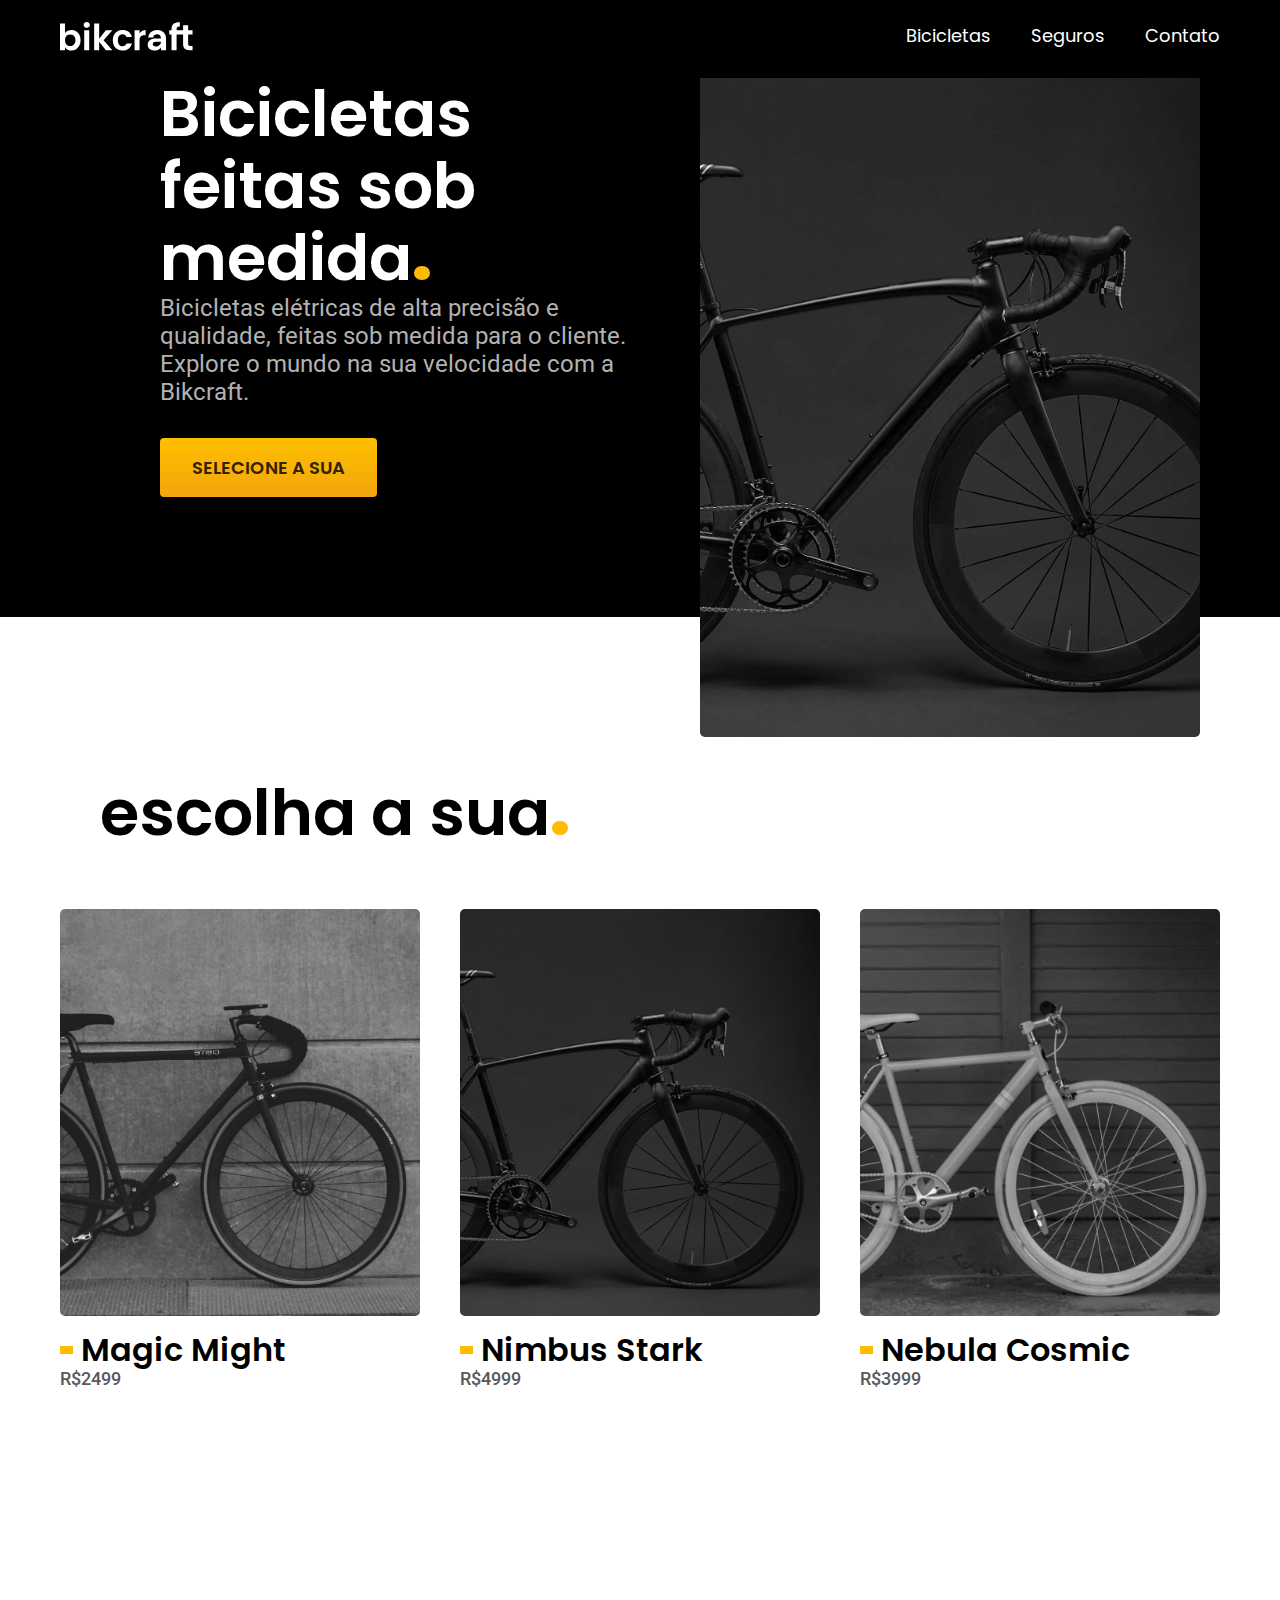
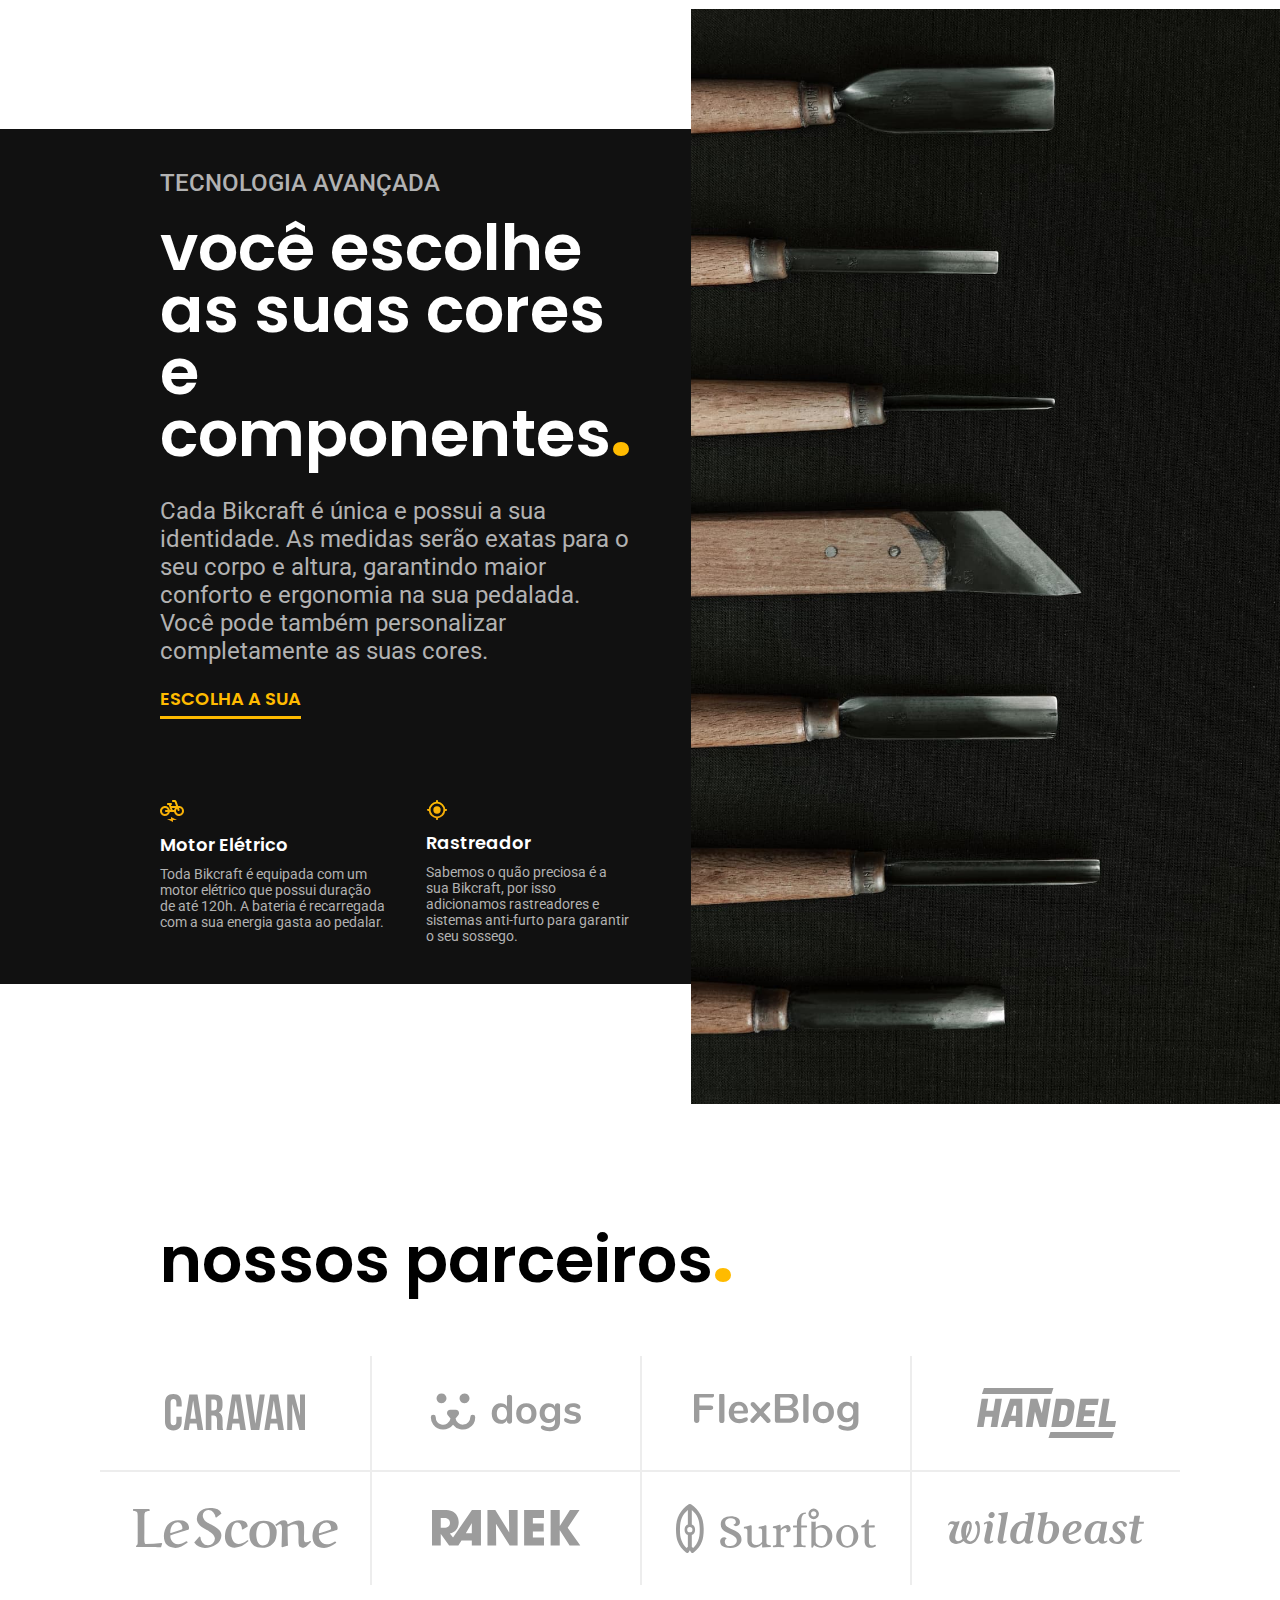
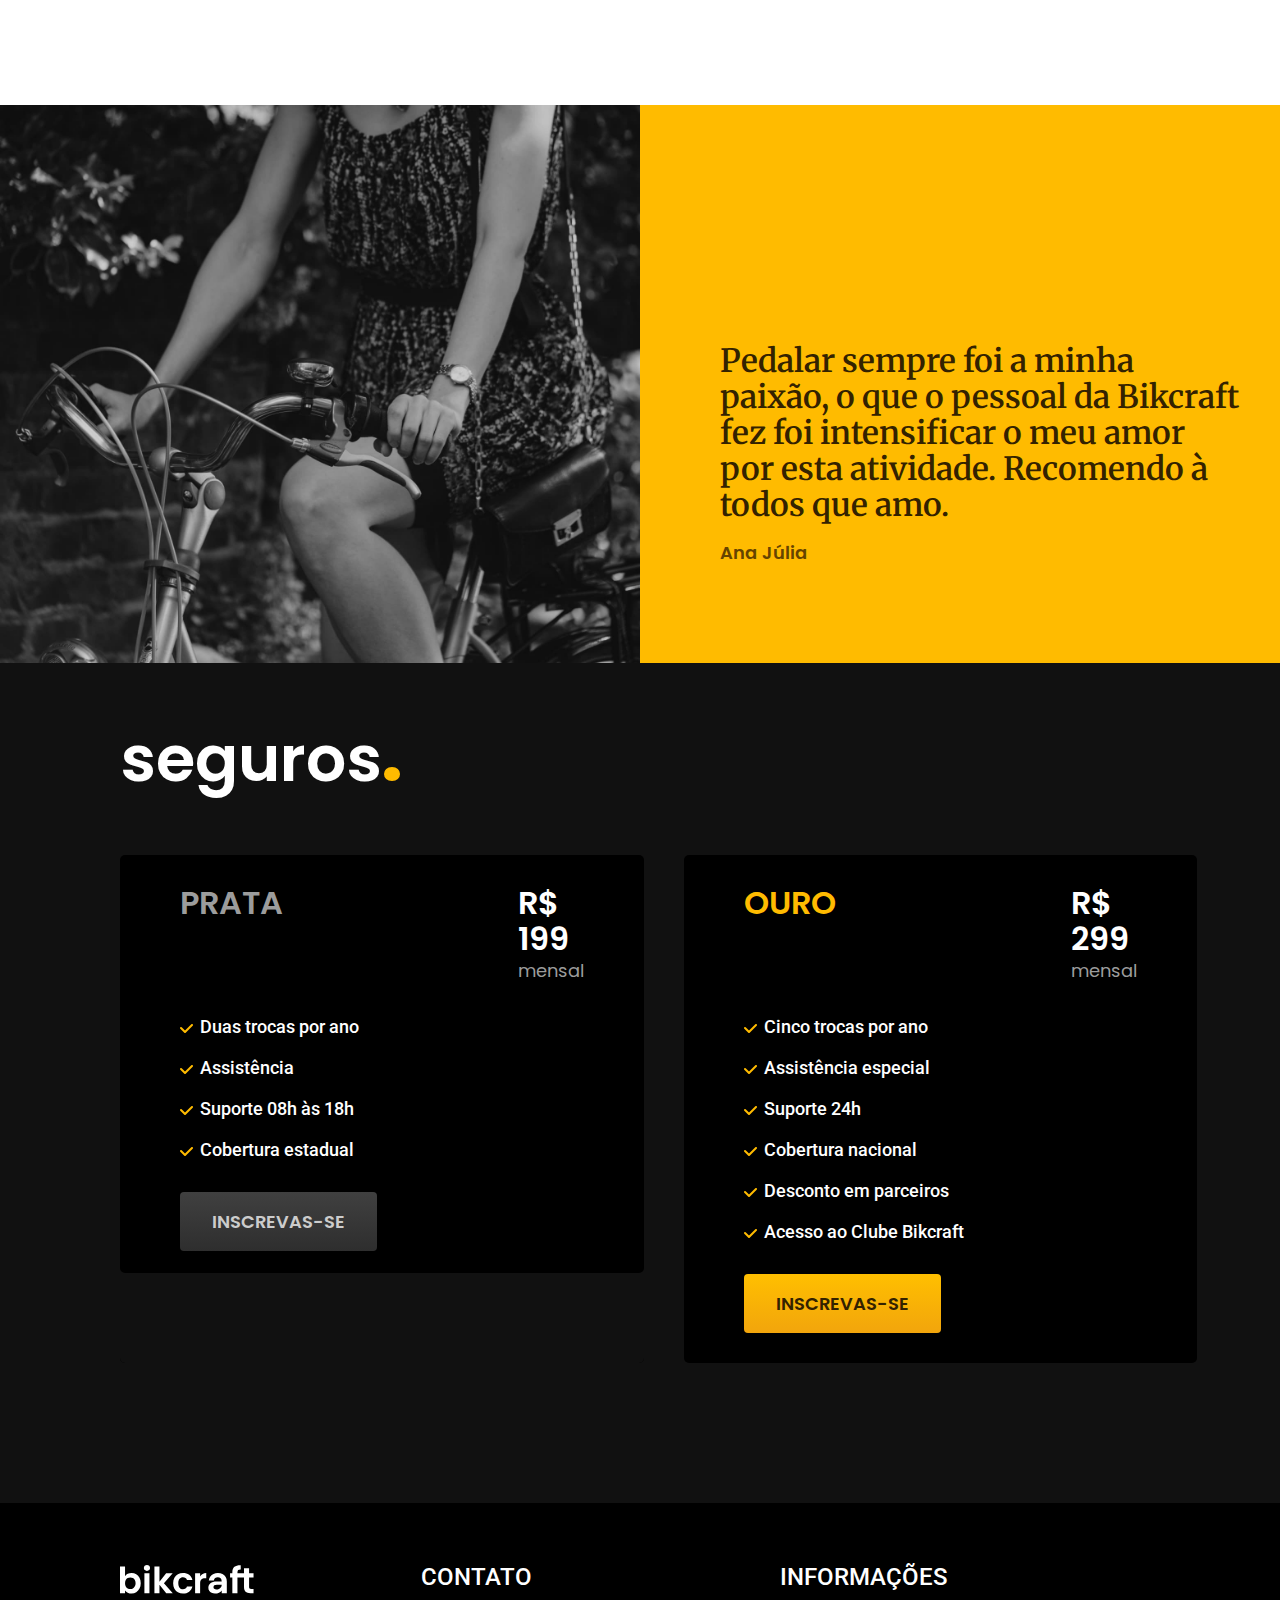
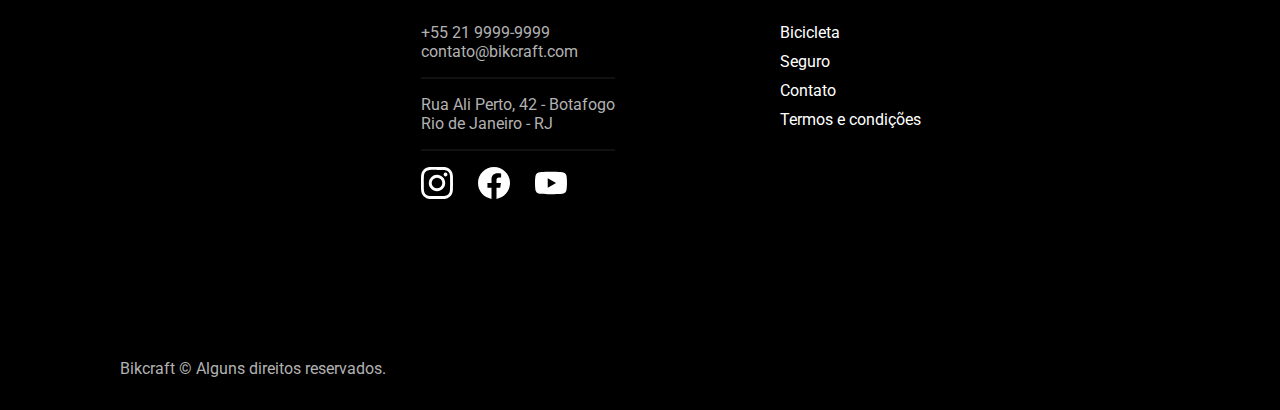
<file: index.html>
<!DOCTYPE html>
<html lang="pt-br">
<head>
    <meta charset="UTF-8">
    <meta name="description" content="Bicicletas elétricas de alta precisão e qualidade,  feitas sob medida para o cliente. Explore o mundo na sua velocidade com a Bikcraft.">
    <meta name="viewport" content="width=device-width, initial-scale=1.0">
    <title>BikeCraft</title>
    <link rel="stylesheet" href="./style/reset.css">
    <link rel="stylesheet" href="./style/ultilitario.css">
    <link rel="stylesheet" href="./style/style.css">
    <link rel="stylesheet" href="./style/footer.css">
    <link rel="stylesheet" href="./style/nav.css">
</head>
<body>
    <header>
        <div class="header-nav container">
            <a href="./index.html"><img src="img/bikcraft.svg" alt="" width="135" height="30"></a>
            <nav class="nav-n"  aria-label="Primaria">
                <ul class="font-1 font-1-m">
                    <li><a href="./bicicleta.html">Bicicletas</a></li>
                    <li><a href="./seguro.html">Seguros</a></li>
                    <li><a href="./contato.html">Contato</a></li>
                </ul>
            </nav>
        </div>
    </header>

    <main>
        <article class="sobre-bike" aria-label="Sobre">
            <div class="sobre-conteudo cor-w">
                <div class="sobre-bike-imagem">
                    <img src="img/fotos/introducao.jpg" alt="Bicicletas-Preta" width="600" height="760">
                </div>
                    <div class="texto-sobre">
                        <h1 class="font-1 font-1-xxl">Bicicletas feitas sob medida<b class="marcacao">.</b></h1>
                        <p class="font-2 font-2-l cor-paragrafo">Bicicletas elétricas de alta precisão e qualidade,  feitas sob medida para o cliente. Explore o mundo na sua velocidade com a Bikcraft.</p>
                        <div class="botao"><a href="./bicicleta.html" class="btn btn-texto-sobre">SELECIONE A SUA</a></div>
                    </div>
            </div>
        </article>

        <section class="produtos" aria-label="Escolha-de-produtos">
            <h1 class="font-1 font-1-xxl" >escolha a sua<b class="marcacao">.</b></h1>
                <ul>
                    <li class="produtos-item">
                        <a href="./magickmight.html">
                            <img src="img/bicicletas/magic-home.jpg" alt="" width="420" height="490">
                            <h3 class="font-1 font-1-xl">Magic Might</h3>
                            <b class="font-2 font-2-m cor-preco preco">R$2499</b>
                        </a>
                    </li>
                    <li class="produtos-item">
                        <a href="./nimbusstark.html">
                            <img src="img/bicicletas/nimbus-home.jpg" alt="" width="420" height="490">
                            <h3 class="font-1 font-1-xl">Nimbus Stark</h3>
                            <b class="font-2 font-2-m cor-preco preco">R$4999</b>
                        </a>
                    </li>
                    <li class="produtos-item">
                        <a href="./nebulosacosmic.html">
                            <img src="img/bicicletas/nebula-home.jpg" alt="" width="420" height="490">
                            <h3 class="font-1 font-1-xl">Nebula Cosmic</h3>
                            <b class="font-2 font-2-m cor-preco preco">R$3999</b>
                        </a>
                    </li>
                </ul>
        </section>

        <article class="tecnologia" aria-label="Tecnologia">
            <div class="tecnologia-info">
                <h1 class="font-2 font-2-l-b cor-paragrafo">Tecnologia Avançada</h1>
                <h2 class="font-1 font-1-xxl cor-w line">você escolhe as suas cores e componentes<b class="marcacao">.</b></h2>
                <p class="font-2 font-2-l cor-paragrafo paragrafo-tec">Cada Bikcraft é única e possui a sua identidade. As medidas serão exatas para o seu corpo e altura, garantindo maior conforto e ergonomia na sua pedalada. Você pode também personalizar completamente as suas cores.</p>
                    <a href="./bicicleta.html" class="font-1 font-1-m-b marcacao sublinhado"> ESCOLHA A SUA</a>
                <div class="info-tec">
                    <div class="info-tec-items">
                        <img src="img/icones/eletrica.svg" alt="" width="24" height="22">
                        <h3 class="font-1 font-1-m-b cor-w">Motor Elétrico</h3>
                        <p class="font-2 font-2-xs cor-paragrafo">Toda Bikcraft é equipada com um motor elétrico que possui duração de até 120h. A bateria é recarregada com a sua energia gasta ao pedalar.</p>
                    </div>
                    <div class="info-tec-items">
                        <img src="img/icones/rastreador.svg" alt="" width="22" height="22">
                        <h3 class="font-1 font-1-m-b cor-w">Rastreador</h3>
                        <p class="font-2 font-2-xs cor-paragrafo">Sabemos o quão preciosa é a sua Bikcraft, por isso adicionamos rastreadores e sistemas anti-furto para garantir o seu sossego.</p>
                    </div>
                </div>
            </div>

            <div class="ft-tec">
                <img src="img/fotos/tecnologia.jpg" alt="" width="700" height="1120">
            </div>
        </article>

        <section class="parceirias" aria-label="Parceiros">
            <h1 class="font-1 font-1-xxl">nossos parceiros<b class="marcacao">.</b></h1>
            <div class="parceiros">
                <ul class="parceiros-item">
                    <li><img src="img/parceiros/caravan.svg" alt="caravan"></li>
                    <li><img src="img/parceiros/dogs.svg" alt="dogs"></li>
                    <li><img src="img/parceiros/flexblog.svg" alt="flexblog"></li>
                    <li><img src="img/parceiros/handel.svg" alt="handel"></li>
                    <li><img src="img/parceiros/lescone.svg" alt="lescone"></li>
                    <li><img src="img/parceiros/ranek.svg" alt="ranek"></li>
                    <li><img src="img/parceiros/surfbot.svg" alt="surfbot"></li>
                    <li><img src="img/parceiros/wildbeast.svg" alt="wildbeast"></li>
                </ul>
            </div>
        </section>

        <section class="frase" aria-label="Frase">
            <div class="ft-frase">
                <img src="img/fotos/depoimento.jpg" alt="" width="780" height="690">
            </div>
                <div class="frase-item">
                    <blockquote class="font-3 font-1-xl">Pedalar sempre foi a minha paixão, o que o pessoal da Bikcraft fez foi intensificar o meu amor por esta atividade. Recomendo à todos que amo.</blockquote>
                    <span class="font-1 font-1-m-b">Ana Júlia</span>
                </div>
        </section>

        <article class="seguro" aria-label="Planos-de-seguro">
            <div class="seguro-planos">
                <h1 class="font-1 font-1-xxl cor-w ">seguros<b class="marcacao">.</b></h1>
                <div class="planos">
                    <div class="planos-item plano-prata">
                        <div class="tipo-plano">
                            <h2 class="prata font-1 font-1-xl">Prata</h2>
                            <div class="preco-plano">
                                <span class="cor-w font-1 font-1-xl">R$ 199</span>
                                <span class="font-1 font-1-m prata mensal">mensal</span>
                            </div>
                        </div>
                        <div class="beneficios plano-ouro">
                            <ul class="font-2 font-2-m cor-w beneficios-list">
                            <li>Duas trocas por ano</li>
                            <li>Assistência</li>
                            <li>Suporte 08h às 18h</li>
                            <li>Cobertura estadual</li>
                        </ul>
                        </div>

                        <a class="btn-2" href="/">inscrevas-se</a>
                    </div>
                    <div class="planos-item">
                        <div class="tipo-plano">
                            <h2 class="marcacao font-1 font-1-xl">Ouro</h2>
                            <div class="preco-plano">
                                <span class="cor-w font-1 font-1-xl">R$ 299</span>
                                <span class="font-1 font-1-m prata mensal">mensal</span>
                            </div>
                        </div>
                        <div class="beneficios">
                            <ul class="font-2 font-2-m cor-w beneficios-list">
                            <li>Cinco trocas por ano</li>
                            <li>Assistência especial</li>
                            <li>Suporte 24h</li>
                            <li>Cobertura nacional</li>
                            <li>Desconto em parceiros</li>
                            <li>Acesso ao Clube Bikcraft</li>
                        </ul>
                        </div>
                        <a class="btn" href="/">inscrevas-se</a>
                    </div>
                </div>
            </div>
        </article>
    </main>

    <footer class="cor-paragrafo font-2">
        <div class="content-footer">
            <div><img src="img/bikcraft.svg" alt=""></div>
            <div class="contato">
                <h3 class="cor-w font-2-l-b">Contato</h3>
                <div class="contato-item">
                    <ul>
                        <li>+55 21 9999-9999</li>
                        <li>contato@bikcraft.com</li>
                        <li>Rua Ali Perto, 42 - Botafogo</li>
                        <li>Rio de Janeiro - RJ</li>
                    </ul>
                </div>
                <div class="contato-item-foto">
                    <ul>
                        <li><img src="img/redes/instagram.svg" alt=""></li>
                        <li><img src="img/redes/facebook.svg" alt=""></li>
                        <li><img src="img/redes/youtube.svg" alt=""></li>
                    </ul>
                </div>
            </div>
            <div class="informacoes">
                <h3 class="cor-w font-2-l-b">Informações</h3>
                <ul>
                    <li><a href="./bicicleta.html">Bicicleta</a></li>
                    <li><a href="./seguro.html">Seguro</a></li>
                    <li><a href="./contato.html">Contato</a></li>
                    <li><a href="./termos.html">Termos e condições</a></li>
                </ul>
            </div>
        </div>
        <div class="copy">
            <span class="cor-paragrafo font-2">Bikcraft © Alguns direitos reservados.</span>
        </div>
    </footer>
    
</body>
</html>
</file>
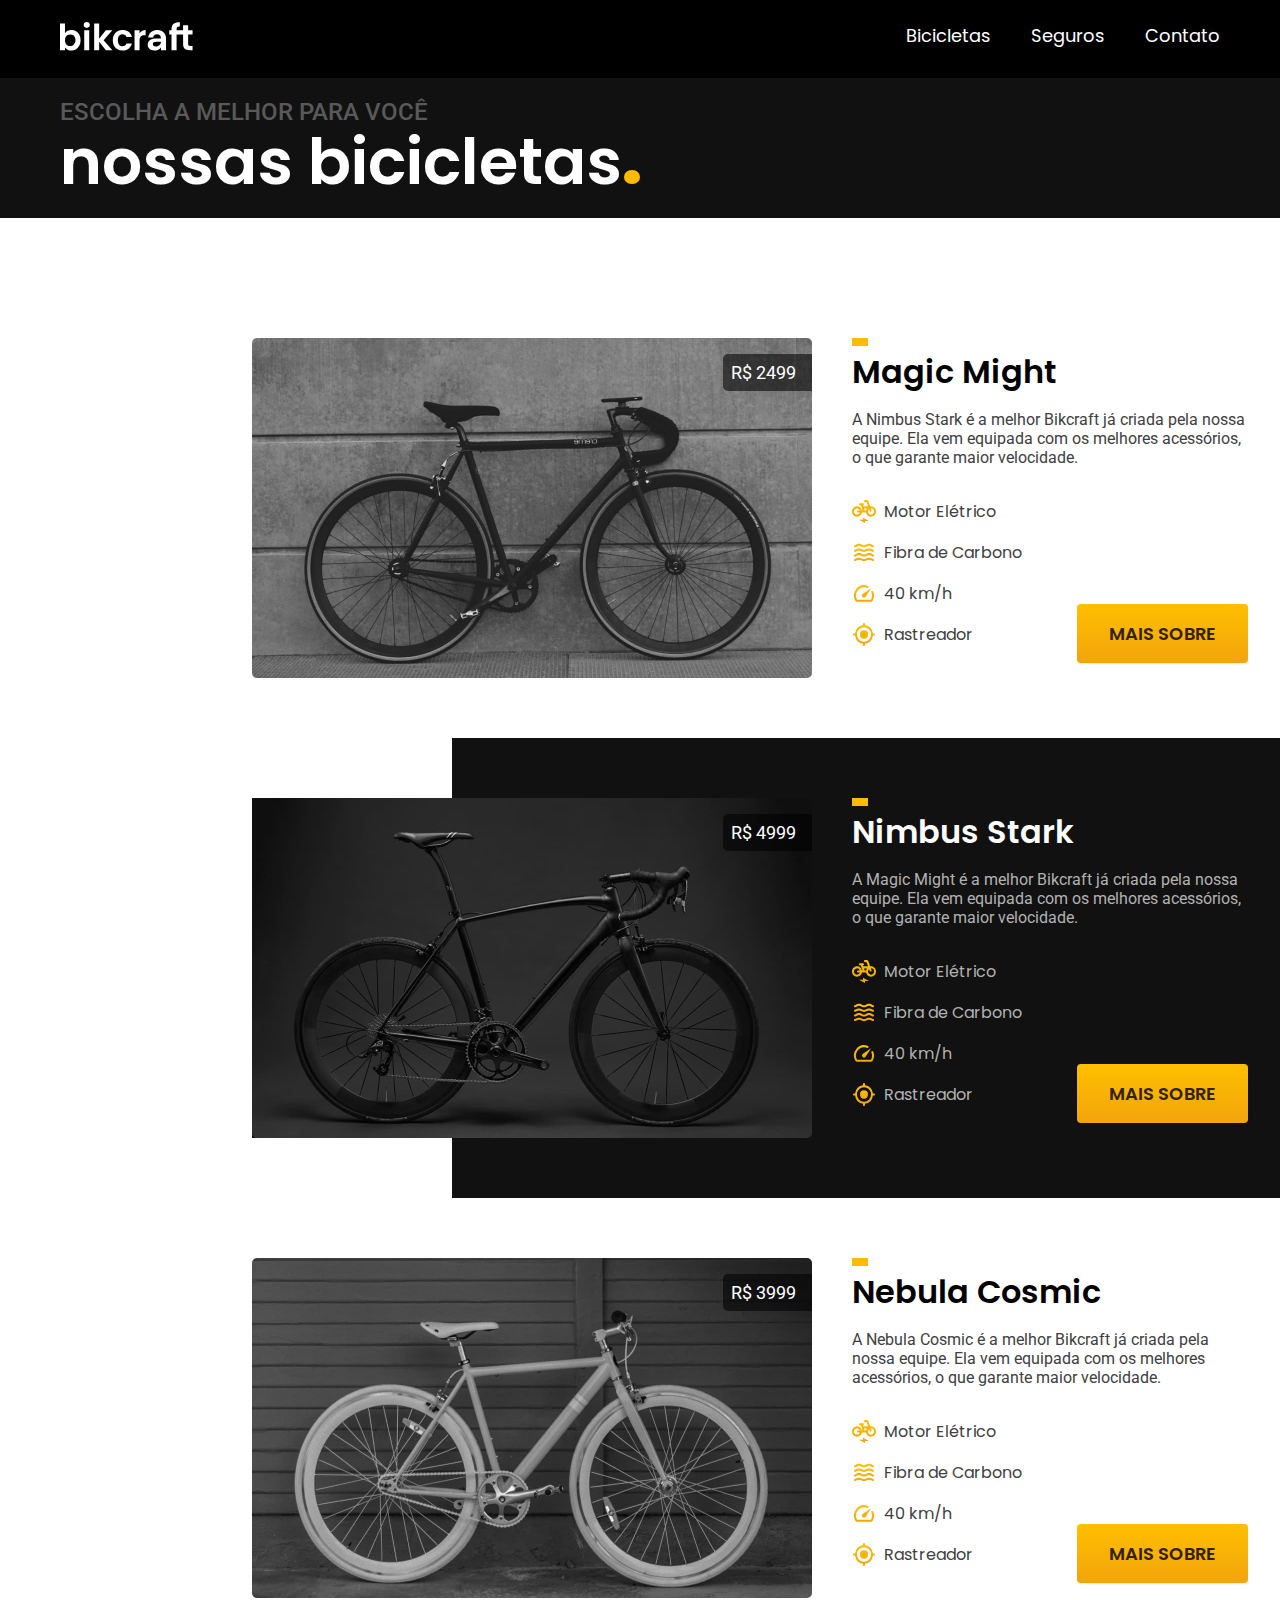
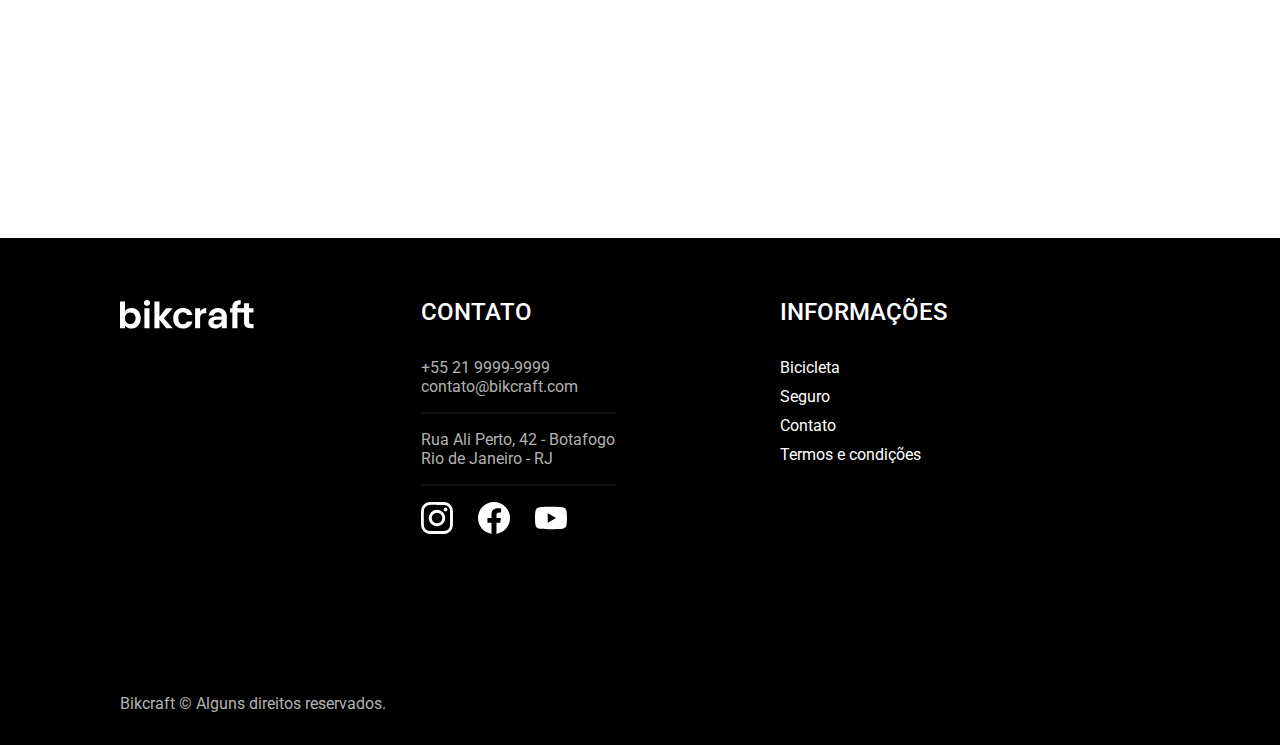
<file: bicicleta.html>
<!DOCTYPE html>
<html lang="pt-br">
<head>
    <meta charset="UTF-8">
    <meta name="description" content="Bicicletas elétricas de alta precisão e qualidade,  feitas sob medida para o cliente. Explore o mundo na sua velocidade com a Bikcraft.">
    <meta name="viewport" content="width=device-width, initial-scale=1.0">
    <title>BikeCraft | Bicicletas</title>
    <link rel="stylesheet" href="./style/reset.css">
    <link rel="stylesheet" href="./style/ultilitario.css">
    <link rel="stylesheet" href="./style/style.css">
    <link rel="stylesheet" href="./style/footer.css">
    <link rel="stylesheet" href="./style/nav.css">
    <link rel="stylesheet" href="./style/titulo.css">
    <link rel="stylesheet" href="./style/termos.css">
    <link rel="stylesheet" href="./style/bicicletas.css">
</head>
<body>
    <header>
        <div class="header-nav container">
            <a href="./index.html"><img src="img/bikcraft.svg" alt="" width="135" height="30"></a>
            <nav class="nav-h"  aria-label="Primaria">
                <ul class="font-1 font-1-m">
                    <li><a href="./bicicleta.html">Bicicletas</a></li>
                    <li><a href="./seguro.html">Seguros</a></li>
                    <li><a href="./contato.html">Contato</a></li>
                </ul>
            </nav>
        </div>
    </header>

    <main>
        <article class="titulo" aria-label="Titulo">
            <div class="titulo-item container">
                <h2 class="font-2 font-2-l-b cor-preco">Escolha a melhor para você</h2>
                <h1 class="font-1 font-1-xxl cor-w">nossas bicicletas<b class="marcacao">.</b></h1>
            </div>
        </article>

        <article class="bicicletas-vendas" aria-label="Paginas-de-vendas">
            <div class="bicicletas-container">
                <div class="bicicletas-item">
                    <div class="bicicletas-imagem">
                        <img src="img/bicicletas/magic.jpg" alt="" width="560" height="340">
                        <span class="font-2 font-1-m cor-w">R$ 2499</span>
                    </div>
                    <div class="bicicleta-descricao">
                        <h1 class="font-1 font-1-xl">Magic Might</h1>
                        <p class="font-2 font-2-s cor-esp">A Nimbus Stark é a melhor Bikcraft já criada pela nossa equipe. Ela vem equipada com os melhores acessórios, o que garante maior velocidade.</p>
                        <div class="bicicleta-sobre">
                            <ul class="font-1 font-1-s cor-esp">
                                <li>
                                    <img src="img/icones/eletrica.svg" alt="" width="24" height="24">
                                    Motor Elétrico
                                </li>
                                <li>
                                    <img src="img/icones/carbono.svg" alt="" width="24" height="24">
                                    Fibra de Carbono
                                </li>
                                <li>
                                    <img src="img/icones/velocidade.svg" alt="" width="24" height="24">
                                    40 km/h
                                </li>
                                <li>
                                    <img src="img/icones/rastreador.svg" alt="" width="24" height="24">
                                    Rastreador
                                </li>
                            </ul>
                            <div>
                                <a href="./magickmight.html" class="btn">Mais sobre</a>
                            </div>
                        </div>
                    </div>
                </div>
                <div class="bicicletas-item">
                    <div class="bicicletas-imagem">
                        <img src="img/bicicletas/nimbus.jpg" alt="" width="560" height="340">
                        <span class="font-2 font-1-m cor-w">R$ 4999</span>
                    </div>
                    <div class="bicicleta-descricao">
                        <h1 class="font-1 font-1-xl cor-w">Nimbus Stark</h1>
                        <p class="font-2 font-2-s cor-paragrafo">A Magic Might é a melhor Bikcraft já criada pela nossa equipe. Ela vem equipada com os melhores acessórios, o que garante maior velocidade.</p>
                        <div class="bicicleta-sobre">
                            <ul class="font-1 font-1-s cor-paragrafo">
                                <li>
                                    <img src="img/icones/eletrica.svg" alt="" width="24" height="24">
                                    Motor Elétrico
                                </li>
                                <li>
                                    <img src="img/icones/carbono.svg" alt="" width="24" height="24">
                                    Fibra de Carbono
                                </li>
                                <li>
                                    <img src="img/icones/velocidade.svg" alt="" width="24" height="24">
                                    40 km/h
                                </li>
                                <li>
                                    <img src="img/icones/rastreador.svg" alt="" width="24" height="24">
                                    Rastreador
                                </li>
                            </ul>
                            <div >
                                <a href="./nimbusstark.html" class="btn" >Mais sobre</a>
                            </div>
                        </div>
                    </div>
                    </div>
                <div class="bicicletas-item">
                    <div class="bicicletas-imagem">
                        <img src="img/bicicletas/nebula.jpg" alt="" width="560" height="340">
                        <span class="font-2 font-1-m cor-w">R$ 3999</span>
                    </div>
                    <div class="bicicleta-descricao">
                        <h1 class="font-1 font-1-xl">Nebula Cosmic</h1>
                        <p class="font-2 font-2-s cor-esp">A Nebula Cosmic é a melhor Bikcraft já criada pela nossa equipe. Ela vem equipada com os melhores acessórios, o que garante maior velocidade.</p>
                        <div class="bicicleta-sobre">
                            <ul class="font-1 font-1-s cor-esp">
                                <li>
                                    <img src="img/icones/eletrica.svg" alt="" width="24" height="24">
                                    Motor Elétrico
                                </li>
                                <li>
                                    <img src="img/icones/carbono.svg" alt="" width="24" height="24">
                                    Fibra de Carbono
                                </li>
                                <li>
                                    <img src="img/icones/velocidade.svg" alt="" width="24" height="24">
                                    40 km/h
                                </li>
                                <li>
                                    <img src="img/icones/rastreador.svg" alt="" width="24" height="24">
                                    Rastreador
                                </li>
                            </ul>
                            <div>
                                <a href="./nebulosacosmic.html" class="btn">Mais sobre</a>
                            </div>
                        </div>
                    </div>
                </div>
            </div>
        </article>
    </main>

        <footer class="cor-paragrafo font-2">
            <div class="content-footer">
                <div><img src="img/bikcraft.svg" alt=""></div>
                <div class="contato">
                    <h3 class="cor-w font-2-l-b">Contato</h3>
                    <div class="contato-item">
                        <ul>
                            <li>+55 21 9999-9999</li>
                            <li>contato@bikcraft.com</li>
                            <li>Rua Ali Perto, 42 - Botafogo</li>
                            <li>Rio de Janeiro - RJ</li>
                        </ul>
                    </div>
                    <div class="contato-item-foto">
                        <ul>
                            <li><img src="img/redes/instagram.svg" alt=""></li>
                            <li><img src="img/redes/facebook.svg" alt=""></li>
                            <li><img src="img/redes/youtube.svg" alt=""></li>
                        </ul>
                    </div>
                </div>
                <div class="informacoes">
                    <h3 class="cor-w font-2-l-b">Informações</h3>
                    <ul>
                        <li><a href="./bicicleta.html">Bicicleta</a></li>
                        <li><a href="./seguro.html">Seguro</a></li>
                        <li><a href="">Contato</a></li>
                        <li><a href="./termos.html">Termos e condições</a></li>
                    </ul>
                </div>
            </div>
            <div class="copy">
                <span class="cor-paragrafo font-2">Bikcraft © Alguns direitos reservados.</span>
            </div>
        </footer>
        
    </body>
    </html>
</file>
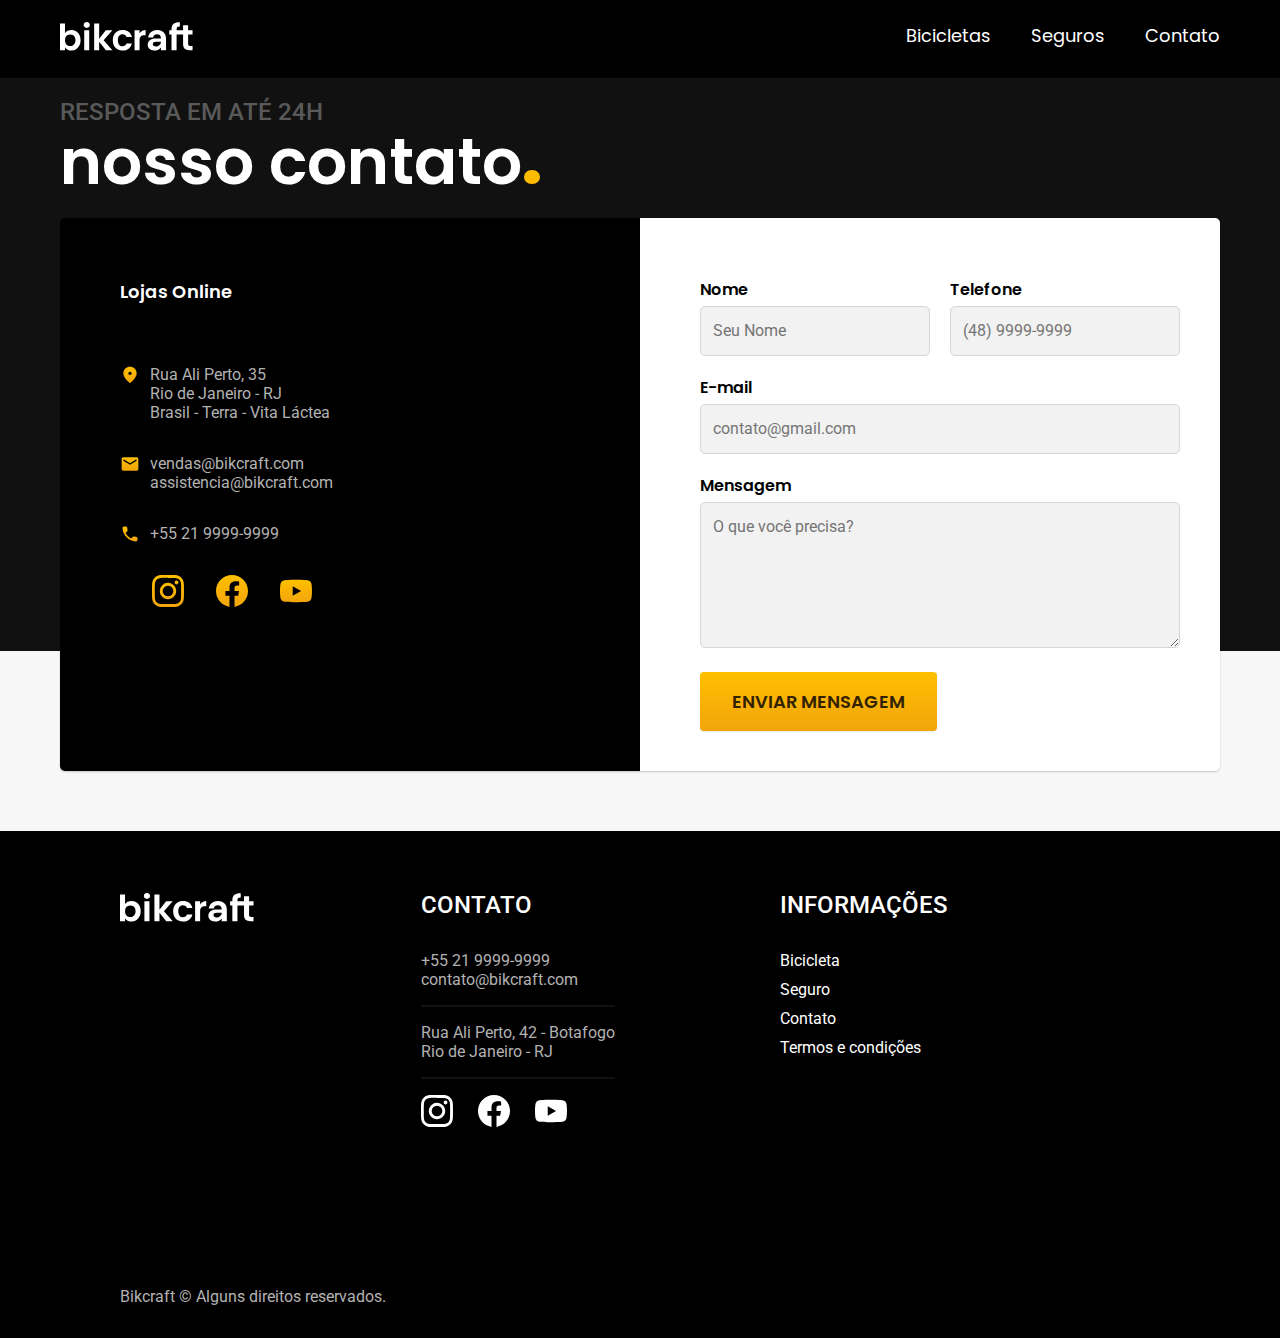
<file: contato.html>
<!DOCTYPE html>
<html lang="pt-br">
<head>
    <meta charset="UTF-8">
    <meta name="description" content="Bicicletas elétricas de alta precisão e qualidade,  feitas sob medida para o cliente. Explore o mundo na sua velocidade com a Bikcraft.">
    <meta name="viewport" content="width=device-width, initial-scale=1.0">
    <title>BikeCraft</title>
    <link rel="stylesheet" href="./style/reset.css">
    <link rel="stylesheet" href="./style/ultilitario.css">
    <link rel="stylesheet" href="./style/style.css">
    <link rel="stylesheet" href="./style/footer.css">
    <link rel="stylesheet" href="./style/nav.css">
    <link rel="stylesheet" href="./style/titulo.css">
    <link rel="stylesheet" href="./style/termos.css">
    <link rel="stylesheet" href="./style/contato.css">
</head>
<body class="cor-w-bgs">
    <header>
        <div class="header-nav container">
            <a href="./index.html"><img src="img/bikcraft.svg" alt="" width="135" height="30"></a>
            <nav class="nav-h"  aria-label="Primaria">
                <ul class="font-1 font-1-m">
                    <li><a href="./bicicleta.html">Bicicletas</a></li>
                    <li><a href="./seguro.html">Seguros</a></li>
                    <li><a href="./contato.html">Contato</a></li>
                </ul>
            </nav>
        </div>
    </header>

    <main>
        <article class="titulo" aria-label="Titulo">
            <div class="titulo-item container">
                <h2 class="font-2 font-2-l-b cor-preco">resposta em até 24h</h2>
                <h1 class="font-1 font-1-xxl cor-w">nosso contato<b class="marcacao">.</b></h1>
            </div>
        </article>

        <section class="contato-pc cor-bg" aria-label="área de contato">
            <div  class="contato-c container">
                <div class="contato-info cor-b">
                    <h2 class="font-1 font-1-m-b cor-w">Lojas Online</h2>
                    <div class="contato-info-sobre-loja">
                        <ul class="contato-info-endereço cor-paragrafo font-2 font-2-s">
                            <li>Rua Ali Perto, 35</li>
                            <li>Rio de Janeiro - RJ</li>
                            <li>Brasil - Terra - Vita Láctea</li>
                        </ul>

                        <ul class="contato-info-email cor-paragrafo font-2 font-2-s">
                            <li>vendas@bikcraft.com</li>
                            <li>assistencia@bikcraft.com</li>
                        </ul>
                        
                        <span class="contato-telefone cor-paragrafo font-2 font-2-s">+55 21 9999-9999</span>

                        <ul class="contato-info-redes">
                            <li><img src="img/redes/instagram-p.svg" alt="" height="32" width="32"></li>
                            <li><img src="img/redes/facebook-p.svg" alt="" height="32" width="32"></li>
                            <li><img src="img/redes/youtube-p.svg" alt="" height="32" width="32"></li>
                        </ul>
                    </div>
                </div>
                <div class="contato-formulario cor-w-bg">
                    <form class="contato-form" action="./contato.html">
                        <div>
                            <label for="nome">Nome</label>
                            <input type="text" id="nome" name="nome" placeholder="Seu Nome">
                        </div>
                        <div>
                            <label for="telefone">Telefone</label>
                            <input type="text" id="telefone" name="telefone" placeholder="(48) 9999-9999">
                        </div>
                        <div class="col-2">
                            <label for="email">E-mail</label>
                            <input type="email" id="email" name="email" placeholder="contato@gmail.com">
                        </div>
                        <div class="col-2">
                            <label for="mensagem">Mensagem</label>
                            <textarea name="mensagem" id="mensagem" cols="30" rows="5" placeholder="O que você precisa?"></textarea>
                        </div>
                        <button class="btn col-2"> enviar mensagem</button>
                    </form>
                </div>
            </div>
        </section>
    </main>

    <footer class="cor-paragrafo font-2">
        <div class="content-footer">
            <div><img src="img/bikcraft.svg" alt=""></div>
            <div class="contato">
                <h3 class="cor-w font-2-l-b">Contato</h3>
                <div class="contato-item">
                    <ul>
                        <li>+55 21 9999-9999</li>
                        <li>contato@bikcraft.com</li>
                        <li>Rua Ali Perto, 42 - Botafogo</li>
                        <li>Rio de Janeiro - RJ</li>
                    </ul>
                </div>
                <div class="contato-item-foto">
                    <ul>
                        <li><img src="img/redes/instagram.svg" alt=""></li>
                        <li><img src="img/redes/facebook.svg" alt=""></li>
                        <li><img src="img/redes/youtube.svg" alt=""></li>
                    </ul>
                </div>
            </div>
            <div class="informacoes">
                <h3 class="cor-w font-2-l-b">Informações</h3>
                <ul>
                    <li><a href="./bicicleta.html">Bicicleta</a></li>
                    <li><a href="./seguro.html">Seguro</a></li>
                    <li><a href="./contato.html">Contato</a></li>
                    <li><a href="./termos.html">Termos e condições</a></li>
                </ul>
            </div>
        </div>
        <div class="copy">
            <span class="cor-paragrafo font-2">Bikcraft © Alguns direitos reservados.</span>
        </div>
    </footer>
    
</body>
</html>
</file>
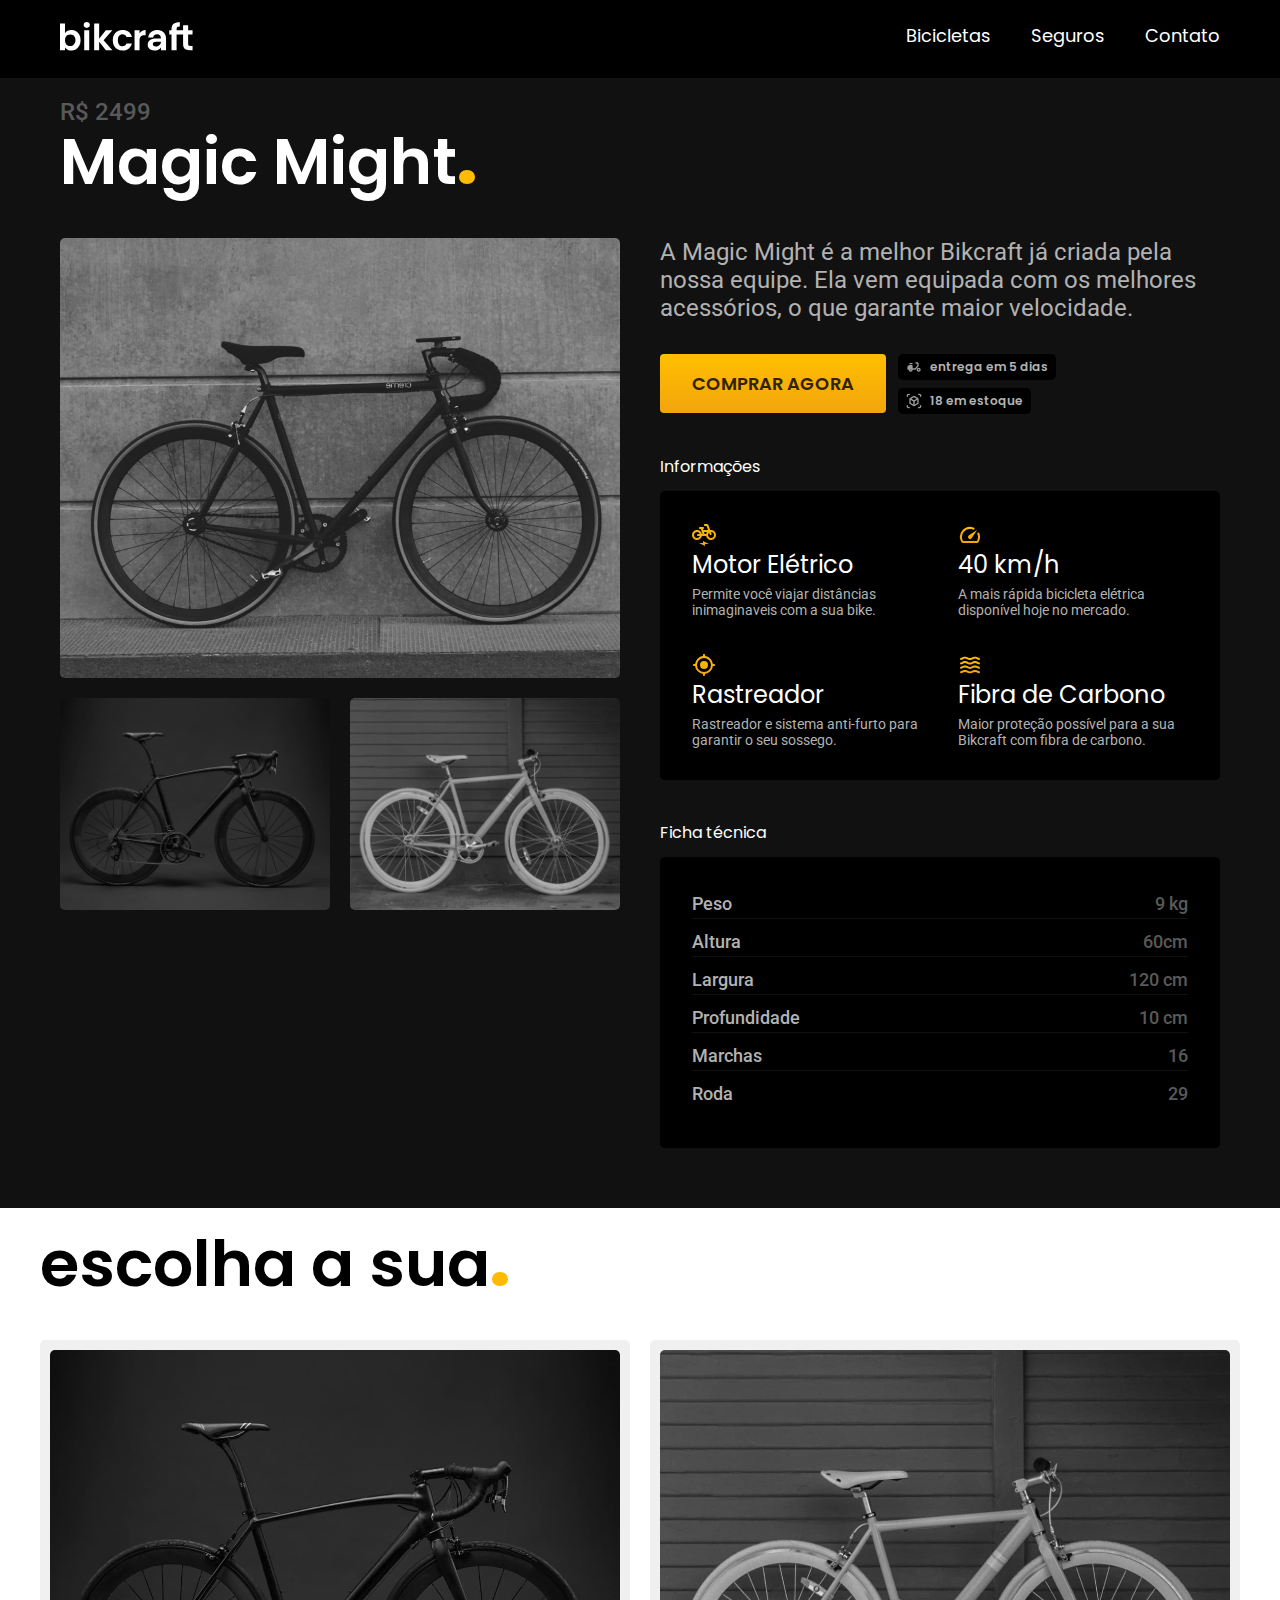
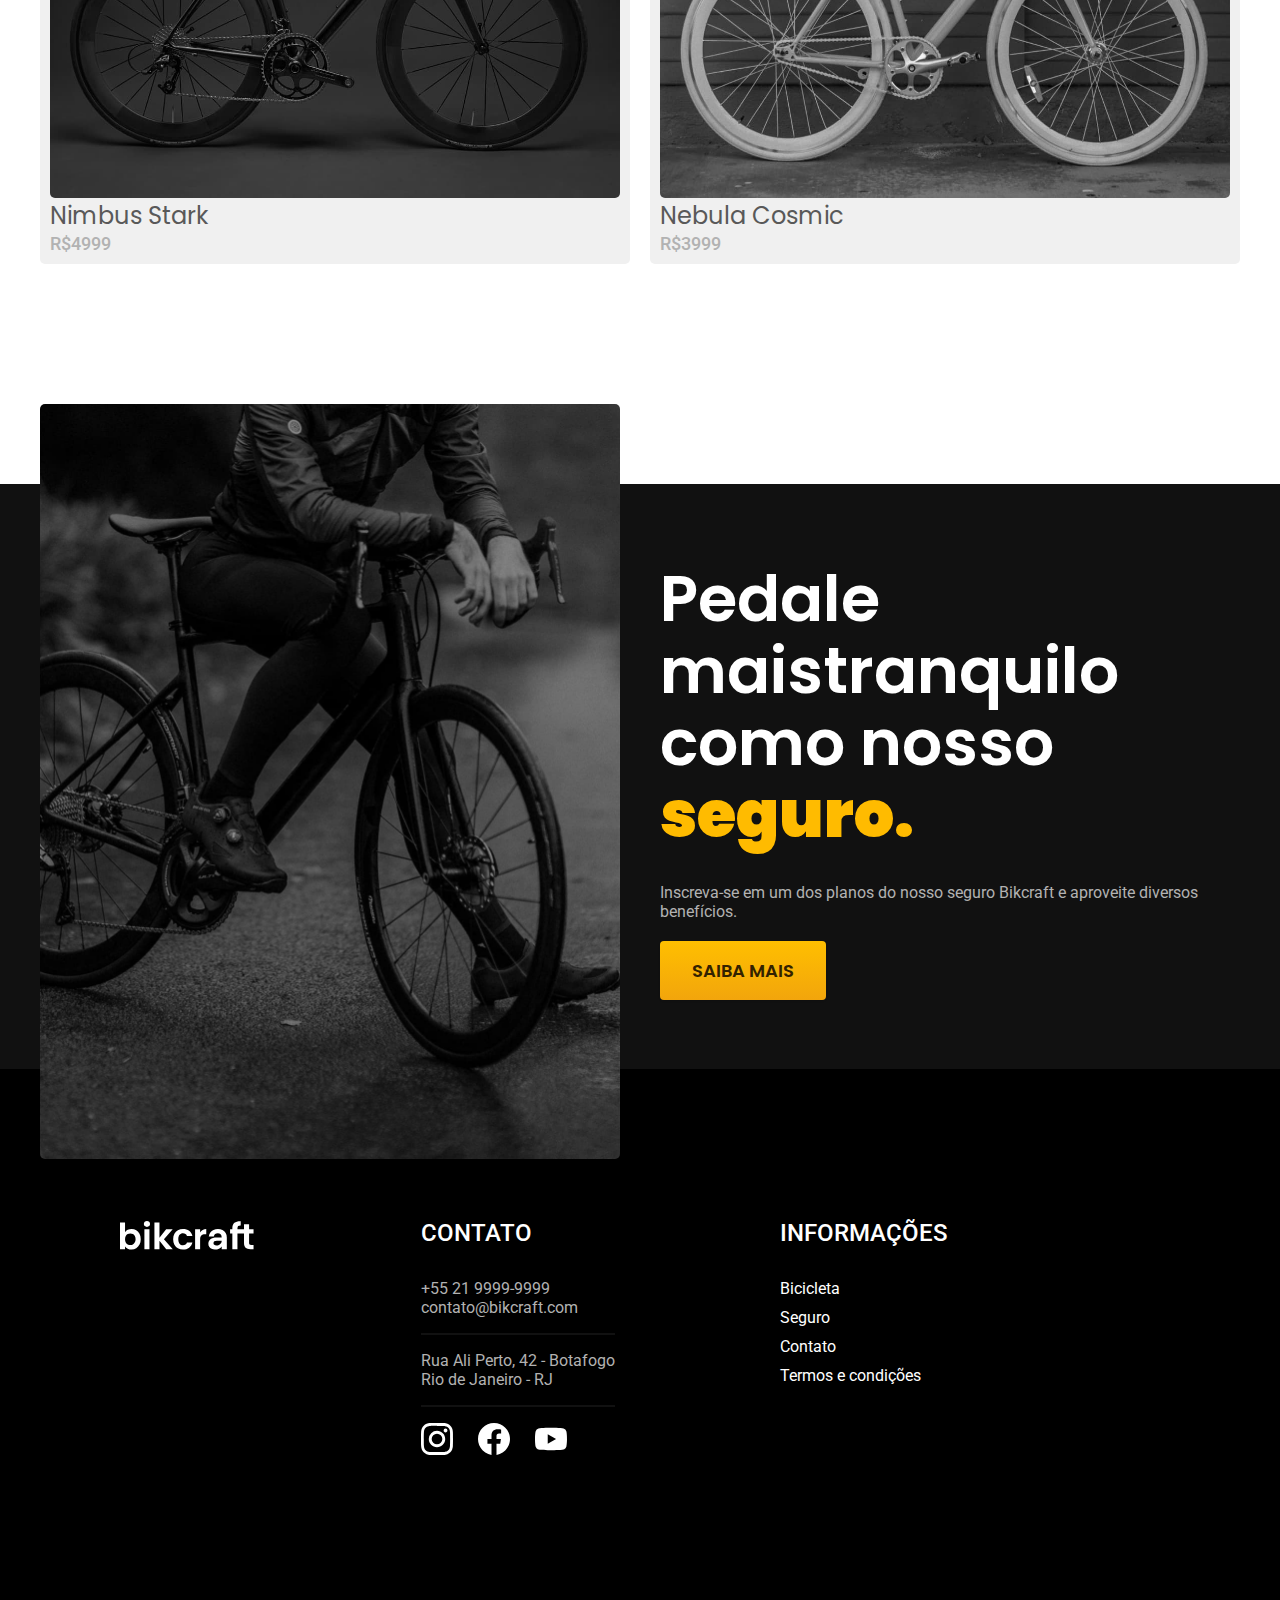
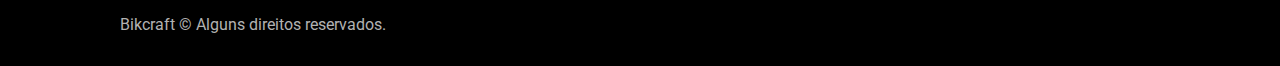
<file: magickmight.html>
<!DOCTYPE html>
<html lang="pt-br">
<head>
    <meta charset="UTF-8">
    <meta name="description" content="Bicicletas elétricas de alta precisão e qualidade,  feitas sob medida para o cliente. Explore o mundo na sua velocidade com a Bikcraft.">
    <meta name="viewport" content="width=device-width, initial-scale=1.0">
    <title>BikeCraft | Magic Might</title>
    <link rel="stylesheet" href="./style/reset.css">
    <link rel="stylesheet" href="./style/ultilitario.css">
    <link rel="stylesheet" href="./style/style.css">
    <link rel="stylesheet" href="./style/footer.css">
    <link rel="stylesheet" href="./style/nav.css">
    <link rel="stylesheet" href="./style/titulo.css">
    <link rel="stylesheet" href="./style/termos.css">
    <link rel="stylesheet" href="./style/bicicletas.css">
    <link rel="stylesheet" href="./style/produto.css">
</head>
<body>
    <header>
        <div class="header-nav container">
            <a href="./index.html"><img src="img/bikcraft.svg" alt="" width="135" height="30"></a>
            <nav class="nav-h"  aria-label="Primaria">
                <ul class="font-1 font-1-m">
                    <li><a href="./bicicleta.html">Bicicletas</a></li>
                    <li><a href="./seguro.html">Seguros</a></li>
                    <li><a href="./contato.html">Contato</a></li>
                </ul>
            </nav>
        </div>
    </header>

    <main class="cor-bg">
        <article class="titulo container" aria-label="Titulo">
            <div class="titulo-item">
                <h2 class="font-2 font-2-l-b cor-preco">R$ 2499</h2>
                <h1 class="font-1 font-1-xxl cor-w">Magic Might<b class="marcacao">.</b></h1>
            </div>
        </article>

        <section class="produto-interno container" aria-label="Produto">
            <div class="produto-container">
                <div class="produto-imagem">
                    <a href="./magickmight.html">
                        <img src="img/bicicleta/nimbus2.jpg" width="500" height="380">
                    </a>
                    <a href="./nimbusstark.html">
                        <img src="img/bicicleta/nimbus1.jpg" width="500" height="380">
                    </a>
                    <a href="./nebulosacosmic.html">
                        <img src="img/bicicleta/nimbus3.jpg" width="500" height="380">
                    </a>
                </div>
                <div class="produto-sobre">
                    <div class="produto-descricao">
                        <p class="font-2 font-2-l cor-paragrafo">A Magic Might é a melhor Bikcraft já criada pela nossa equipe. Ela vem equipada com os melhores acessórios, o que garante maior velocidade.</p>
                    </div>
                    <div class="produto-compra">
                            <a href="./" class="btn">Comprar agora</a>
                            <span class="font-1 font-1-xs cor-paragrafo">
                                <img src="img/icones/entrega.svg" alt=""> entrega em 5 dias
                            </span>
                            <span class="font-1 font-1-xs cor-paragrafo">
                                <img src="img/icones/estoque.svg" alt=""> 18 em estoque
                            </span>
                    </div>
                    <h1 class="font-1 font-1-s cor-w sub-produto">Informações</h1>
                    <div class="produto-informacoes">
                        <div class="produto-informacoes-item">
                            <img src="img/icones/eletrica.svg" alt="" height="24" width="24">
                            <h2 class="font-1 font-1-l cor-w">Motor Elétrico</h2>
                            <p class="font-2 font-2-xs cor-paragrafo">Permite você viajar distâncias inimaginaveis com a sua bike.</p>
                        </div>
                        <div class="produto-informacoes-item">
                            <img src="img/icones/velocidade.svg" alt="" height="24" width="24">
                            <h2 class="font-1 font-1-l cor-w">40 km/h</h2>
                            <p class="font-2 font-2-xs cor-paragrafo">A mais rápida bicicleta elétrica disponível hoje no mercado.</p>
                        </div>
                        <div class="produto-informacoes-item">
                            <img src="img/icones/rastreador.svg" alt="" height="24" width="24">
                            <h2 class="font-1 font-1-l cor-w">Rastreador</h2>
                            <p class="font-2 font-2-xs cor-paragrafo">Rastreador e sistema anti-furto para garantir o seu sossego.</p>
                        </div>
                        <div class="produto-informacoes-item">
                            <img src="img/icones/carbono.svg" alt="" height="24" width="24">
                            <h2 class="font-1 font-1-l cor-w">Fibra de Carbono</h2>
                            <p class="font-2 font-2-xs cor-paragrafo">Maior proteção possível para a sua Bikcraft com fibra de carbono.</p>
                        </div>
                    </div>
                    <h1 class="font-1 font-1-s cor-w sub-produto">Ficha técnica</h1>
                    <div class="produto-ficha">
                        <ul class="font-2 font-2-m cor-paragrafo">
                            <li>Peso<span class="cor-preco">9 kg</span></li>
                            <li>Altura<span class="cor-preco">60cm</span></li>
                            <li>Largura<span class="cor-preco">120 cm</span></li>
                            <li>Profundidade<span class="cor-preco">10 cm</span></li>
                            <li>Marchas<span class="cor-preco">16</span></li>
                            <li>Roda<span class="cor-preco">29</span></li>
                        </ul>
                    </div>
                </div>
            </div>
        </section>

        <section class="escolha" aria-label="Suejestão">
            <div class="escolha-container container">
                <h1 class="font-1 font-1-xxl">escolha a sua<b class="marcacao">.</b></h1>
                <div class="sujestao">
                    <div class="sujestao-item">
                        <a href="./nimbusstark.html">
                            <img src="img/bicicleta/nimbus1.jpg" alt="">
                            <span class="font-1 font-1-l cor-preco">Nimbus Stark</span>
                            <span class="font-2 font-2-m cor-paragrafo"> R$4999</span>
                        </a>
                    </div>
                    <div class="sujestao-item">
                        <a href="./nebulosacosmic.html">
                            <img src="img/bicicleta/nimbus3.jpg" alt="">
                            <span class="font-1 font-1-l cor-preco">Nebula Cosmic</span>
                            <span class="font-2 font-2-m cor-paragrafo">R$3999</span>
                        </a>
                    </div>
                </div>
            </div>
        </section>

        <section class="faca-seguro cor-bg" aria-label="Proteja-se">
            <div class="faca-seguro-c container">
                <div class="faca-seguro-img">
                    <img src="img/fotos/seguros.jpg" alt="" width="680" height="755">
                </div>
                <div class="faca-seguro-descricao">
                    <h1 class="font-1 font-1-xxl cor-w">
                        Pedale maistranquilo como nosso <b class="marcacao">seguro.</b></h1>
                        <p class="font-2 font-2-s cor-paragrafo">Inscreva-se em um dos planos do nosso seguro Bikcraft e aproveite diversos benefícios.</p>

                        <a href="./seguro.html" class="btn">saiba mais</a>
                </div>
            </div>
        </section>
    </main>

    <footer class="cor-paragrafo font-2">
        <div class="content-footer">
            <div><img src="img/bikcraft.svg" alt=""></div>
            <div class="contato">
                <h3 class="cor-w font-2-l-b">Contato</h3>
                <div class="contato-item">
                    <ul>
                        <li>+55 21 9999-9999</li>
                        <li>contato@bikcraft.com</li>
                        <li>Rua Ali Perto, 42 - Botafogo</li>
                        <li>Rio de Janeiro - RJ</li>
                    </ul>
                </div>
                <div class="contato-item-foto">
                    <ul>
                        <li><img src="img/redes/instagram.svg" alt=""></li>
                        <li><img src="img/redes/facebook.svg" alt=""></li>
                        <li><img src="img/redes/youtube.svg" alt=""></li>
                    </ul>
                </div>
            </div>
            <div class="informacoes">
                <h3 class="cor-w font-2-l-b">Informações</h3>
                <ul>
                    <li><a href="./bicicleta.html">Bicicleta</a></li>
                    <li><a href="./seguro.html">Seguro</a></li>
                    <li><a href="./contato.html">Contato</a></li>
                    <li><a href="./termos.html">Termos e condições</a></li>
                </ul>
            </div>
        </div>
        <div class="copy">
            <span class="cor-paragrafo font-2">Bikcraft © Alguns direitos reservados.</span>
        </div>
    </footer>
    
</body>
</html>
</file>
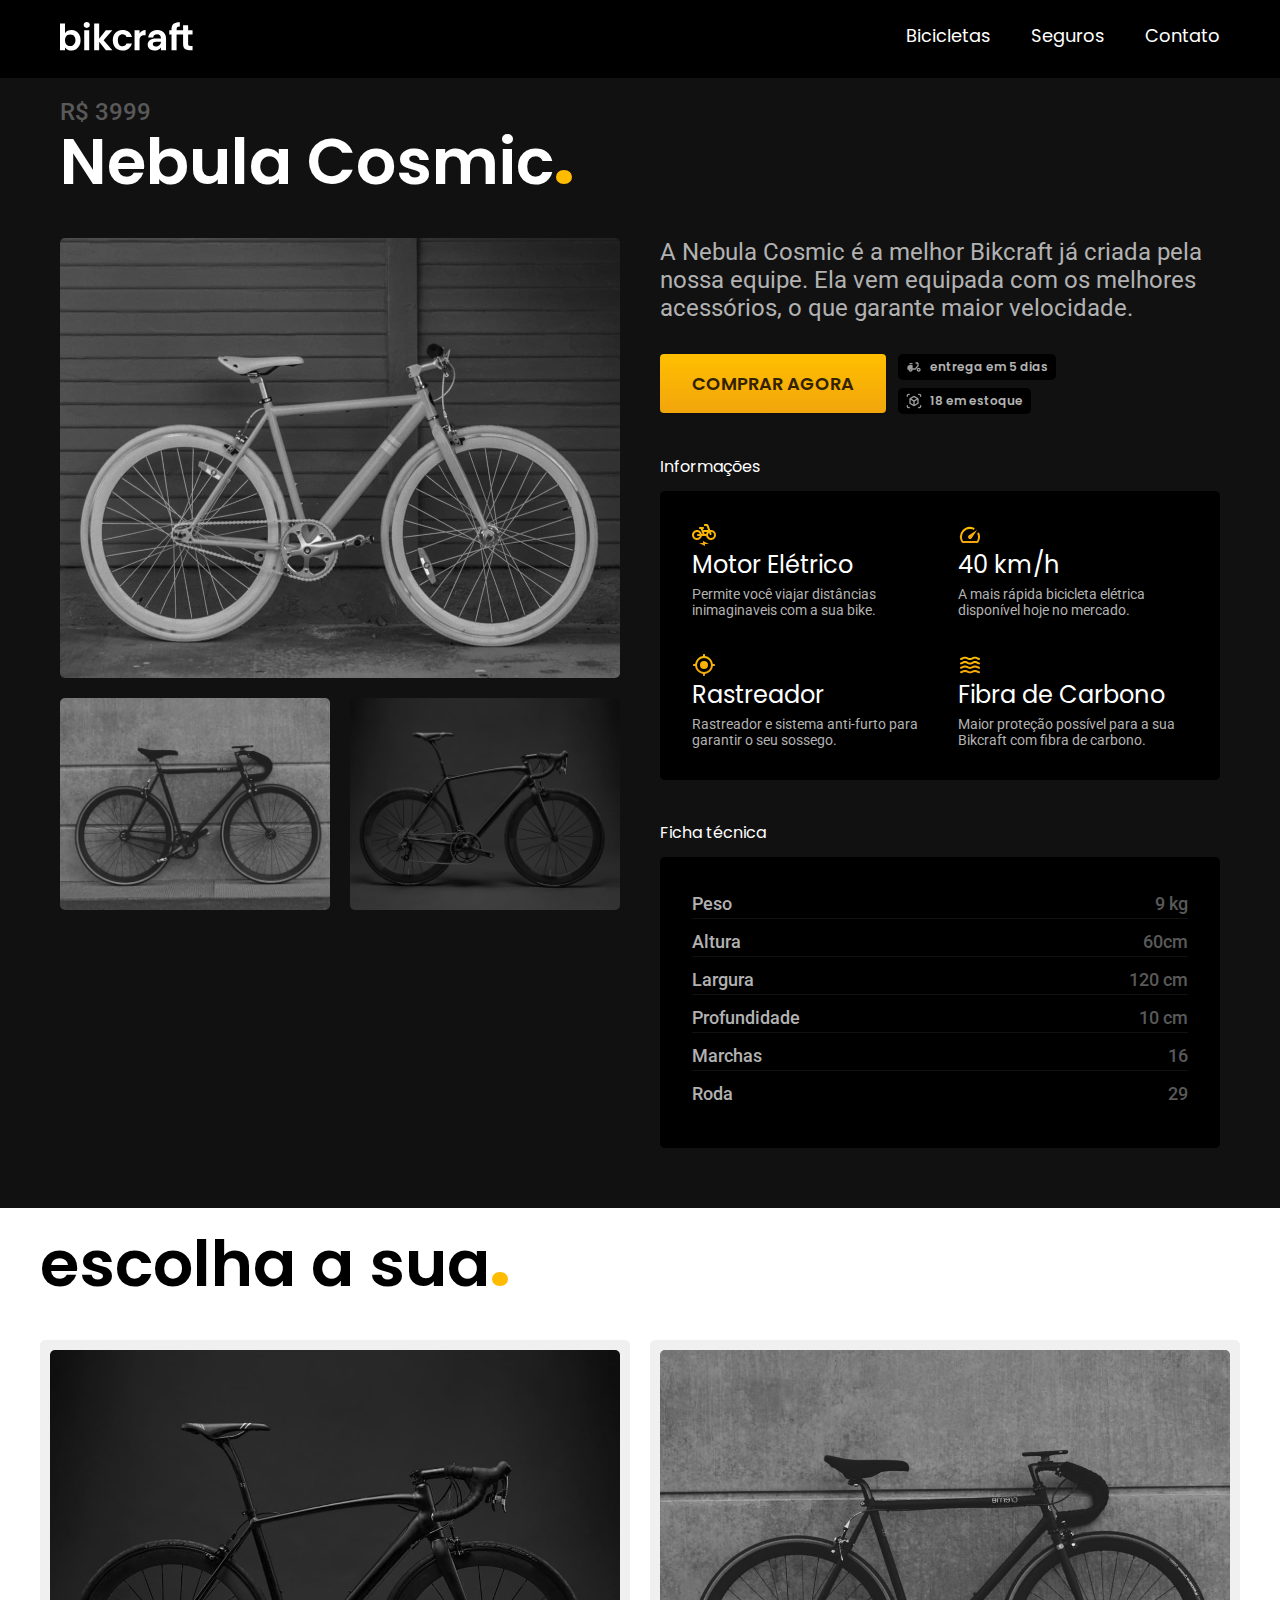
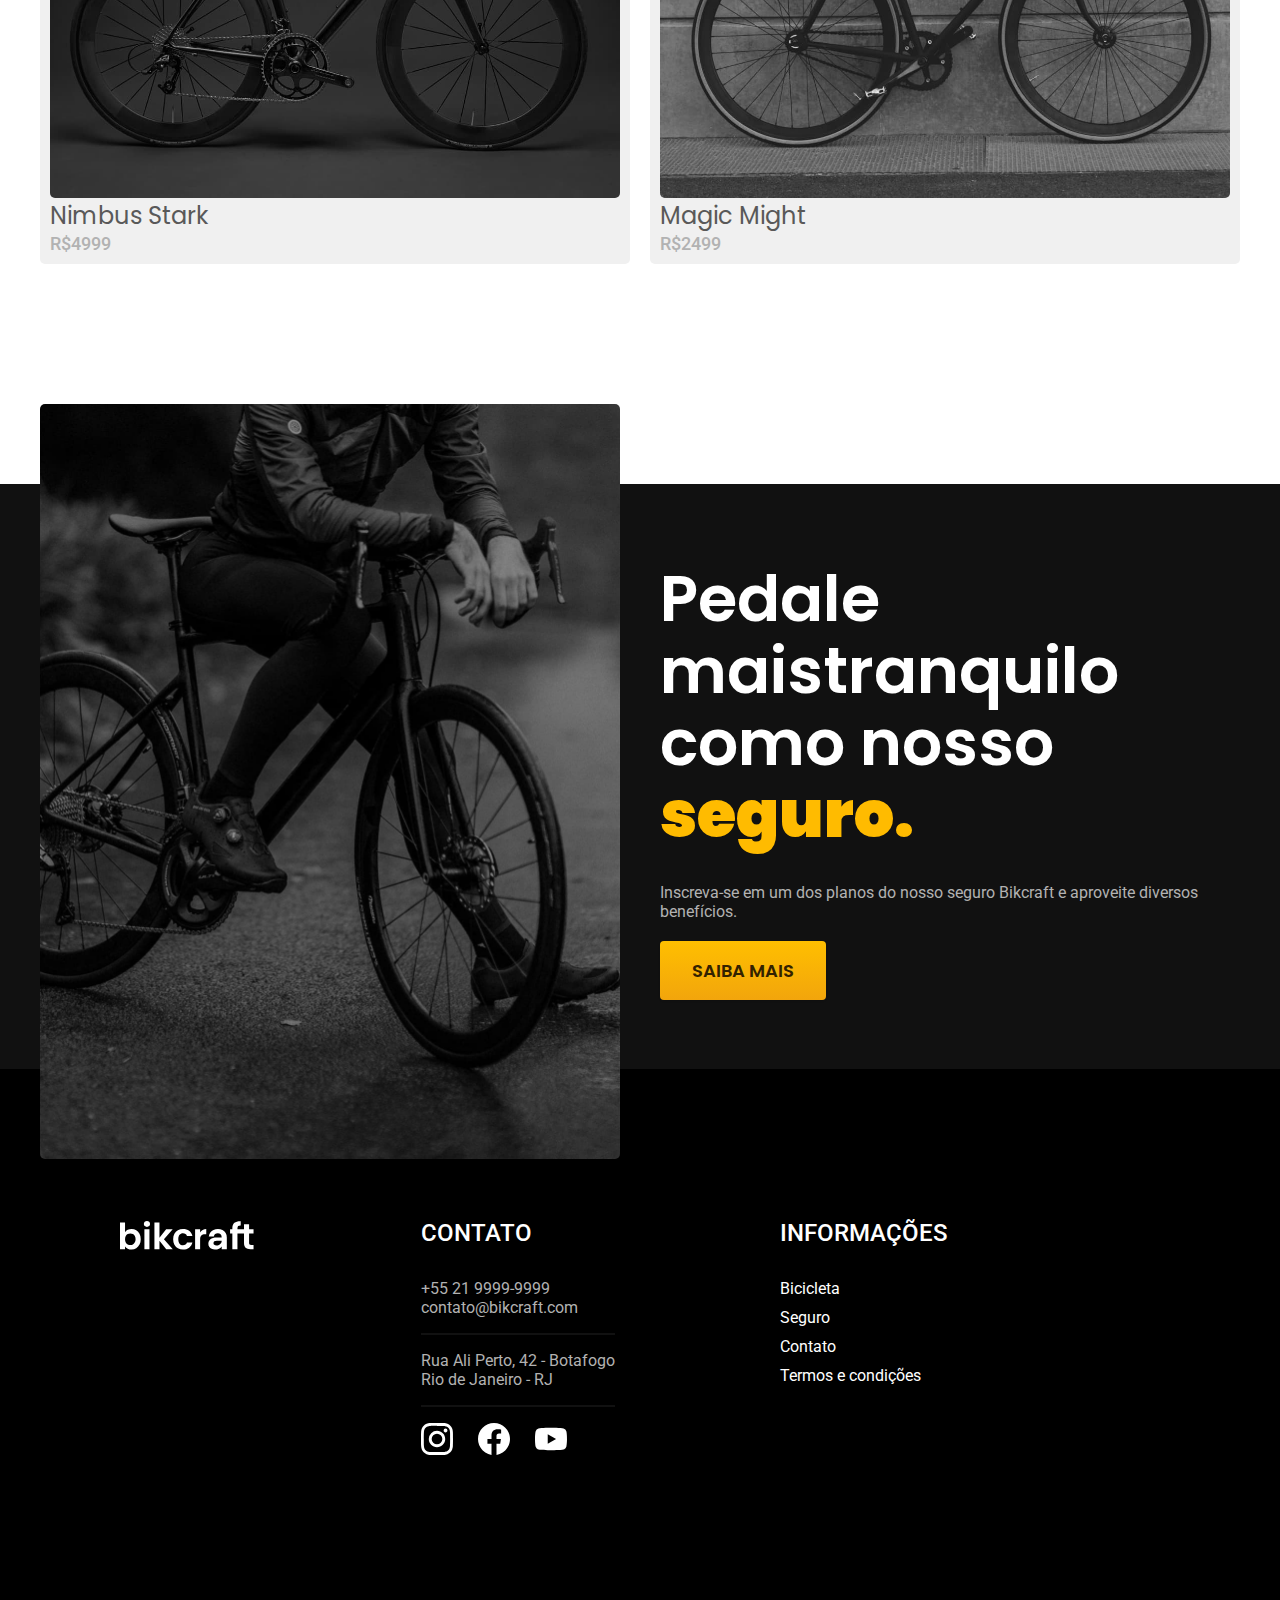
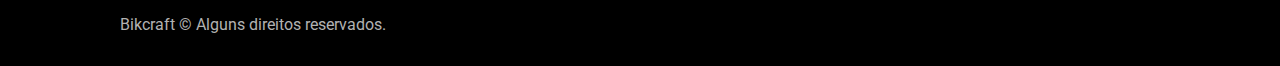
<file: nebulosacosmic.html>
<!DOCTYPE html>
<html lang="pt-br">
<head>
    <meta charset="UTF-8">
    <meta name="description" content="Bicicletas elétricas de alta precisão e qualidade,  feitas sob medida para o cliente. Explore o mundo na sua velocidade com a Bikcraft.">
    <meta name="viewport" content="width=device-width, initial-scale=1.0">
    <title>BikeCraft | Nebula Cosmic</title>
    <link rel="stylesheet" href="./style/reset.css">
    <link rel="stylesheet" href="./style/ultilitario.css">
    <link rel="stylesheet" href="./style/style.css">
    <link rel="stylesheet" href="./style/footer.css">
    <link rel="stylesheet" href="./style/nav.css">
    <link rel="stylesheet" href="./style/titulo.css">
    <link rel="stylesheet" href="./style/termos.css">
    <link rel="stylesheet" href="./style/bicicletas.css">
    <link rel="stylesheet" href="./style/produto.css">
</head>
<body>
    <header>
        <div class="header-nav container">
            <a href="./index.html"><img src="img/bikcraft.svg" alt="" width="135" height="30"></a>
            <nav class="nav-h"  aria-label="Primaria">
                <ul class="font-1 font-1-m">
                    <li><a href="./bicicleta.html">Bicicletas</a></li>
                    <li><a href="./seguro.html">Seguros</a></li>
                    <li><a href="./contato.html">Contato</a></li>
                </ul>
            </nav>
        </div>
    </header>

    <main class="cor-bg">
        <article class="titulo container" aria-label="Titulo">
            <div class="titulo-item">
                <h2 class="font-2 font-2-l-b cor-preco">R$ 3999</h2>
                <h1 class="font-1 font-1-xxl cor-w">Nebula Cosmic<b class="marcacao">.</b></h1>
            </div>
        </article>

        <section class="produto-interno container" aria-label="Produto">
            <div class="produto-container">
                <div class="produto-imagem">
                    <a href="./nebulosacosmic.html">
                        <img src="img/bicicleta/nimbus3.jpg" width="500" height="380">
                    </a>
                    <a href="./magickmight.html">
                        <img src="img/bicicleta/nimbus2.jpg" width="500" height="380">
                    </a>
                    <a href="./nimbusstark.html">
                        <img src="img/bicicleta/nimbus1.jpg" width="500" height="380">
                    </a>
                </div>
                <div class="produto-sobre">
                    <div class="produto-descricao">
                        <p class="font-2 font-2-l cor-paragrafo">A Nebula Cosmic é a melhor Bikcraft já criada pela nossa equipe. Ela vem equipada com os melhores acessórios, o que garante maior velocidade.</p>
                    </div>
                    <div class="produto-compra">
                            <a href="./" class="btn">Comprar agora</a>
                            <span class="font-1 font-1-xs cor-paragrafo">
                                <img src="img/icones/entrega.svg" alt=""> entrega em 5 dias
                            </span>
                            <span class="font-1 font-1-xs cor-paragrafo">
                                <img src="img/icones/estoque.svg" alt=""> 18 em estoque
                            </span>
                    </div>
                    <h1 class="font-1 font-1-s cor-w sub-produto">Informações</h1>
                    <div class="produto-informacoes">
                        <div class="produto-informacoes-item">
                            <img src="img/icones/eletrica.svg" alt="" height="24" width="24">
                            <h2 class="font-1 font-1-l cor-w">Motor Elétrico</h2>
                            <p class="font-2 font-2-xs cor-paragrafo">Permite você viajar distâncias inimaginaveis com a sua bike.</p>
                        </div>
                        <div class="produto-informacoes-item">
                            <img src="img/icones/velocidade.svg" alt="" height="24" width="24">
                            <h2 class="font-1 font-1-l cor-w">40 km/h</h2>
                            <p class="font-2 font-2-xs cor-paragrafo">A mais rápida bicicleta elétrica disponível hoje no mercado.</p>
                        </div>
                        <div class="produto-informacoes-item">
                            <img src="img/icones/rastreador.svg" alt="" height="24" width="24">
                            <h2 class="font-1 font-1-l cor-w">Rastreador</h2>
                            <p class="font-2 font-2-xs cor-paragrafo">Rastreador e sistema anti-furto para garantir o seu sossego.</p>
                        </div>
                        <div class="produto-informacoes-item">
                            <img src="img/icones/carbono.svg" alt="" height="24" width="24">
                            <h2 class="font-1 font-1-l cor-w">Fibra de Carbono</h2>
                            <p class="font-2 font-2-xs cor-paragrafo">Maior proteção possível para a sua Bikcraft com fibra de carbono.</p>
                        </div>
                    </div>
                    <h1 class="font-1 font-1-s cor-w sub-produto">Ficha técnica</h1>
                    <div class="produto-ficha">
                        <ul class="font-2 font-2-m cor-paragrafo">
                            <li>Peso<span class="cor-preco">9 kg</span></li>
                            <li>Altura<span class="cor-preco">60cm</span></li>
                            <li>Largura<span class="cor-preco">120 cm</span></li>
                            <li>Profundidade<span class="cor-preco">10 cm</span></li>
                            <li>Marchas<span class="cor-preco">16</span></li>
                            <li>Roda<span class="cor-preco">29</span></li>
                        </ul>
                    </div>
                </div>
            </div>
        </section>

        <section class="escolha" aria-label="Suejestão">
            <div class="escolha-container container">
                <h1 class="font-1 font-1-xxl">escolha a sua<b class="marcacao">.</b></h1>
                <div class="sujestao">
                    <div class="sujestao-item">
                        <a href="./nimbusstark.html">
                            <img src="img/bicicleta/nimbus1.jpg" alt="">
                            <span class="font-1 font-1-l cor-preco">Nimbus Stark</span>
                            <span class="font-2 font-2-m cor-paragrafo"> R$4999</span>
                        </a>
                    </div>
                    <div class="sujestao-item">
                        <a href="./magickmight.html">
                            <img src="img/bicicleta/nimbus2.jpg" alt="">
                            <span class="font-1 font-1-l cor-preco">Magic Might</span>
                            <span class="font-2 font-2-m cor-paragrafo">R$2499</span>
                        </a>
                    </div>
                </div>
            </div>
        </section>

        <section class="faca-seguro cor-bg" aria-label="Proteja-se">
            <div class="faca-seguro-c container">
                <div class="faca-seguro-img">
                    <img src="img/fotos/seguros.jpg" alt="" width="680" height="755">
                </div>
                <div class="faca-seguro-descricao">
                    <h1 class="font-1 font-1-xxl cor-w">
                        Pedale maistranquilo como nosso <b class="marcacao">seguro.</b></h1>
                        <p class="font-2 font-2-s cor-paragrafo">Inscreva-se em um dos planos do nosso seguro Bikcraft e aproveite diversos benefícios.</p>

                        <a href="./seguro.html" class="btn">saiba mais</a>
                </div>
            </div>
        </section>
    </main>

    <footer class="cor-paragrafo font-2">
        <div class="content-footer">
            <div><img src="img/bikcraft.svg" alt=""></div>
            <div class="contato">
                <h3 class="cor-w font-2-l-b">Contato</h3>
                <div class="contato-item">
                    <ul>
                        <li>+55 21 9999-9999</li>
                        <li>contato@bikcraft.com</li>
                        <li>Rua Ali Perto, 42 - Botafogo</li>
                        <li>Rio de Janeiro - RJ</li>
                    </ul>
                </div>
                <div class="contato-item-foto">
                    <ul>
                        <li><img src="img/redes/instagram.svg" alt=""></li>
                        <li><img src="img/redes/facebook.svg" alt=""></li>
                        <li><img src="img/redes/youtube.svg" alt=""></li>
                    </ul>
                </div>
            </div>
            <div class="informacoes">
                <h3 class="cor-w font-2-l-b">Informações</h3>
                <ul>
                    <li><a href="./bicicleta.html">Bicicleta</a></li>
                    <li><a href="./seguro.html">Seguro</a></li>
                    <li><a href="./contato.html">Contato</a></li>
                    <li><a href="./termos.html">Termos e condições</a></li>
                </ul>
            </div>
        </div>
        <div class="copy">
            <span class="cor-paragrafo font-2">Bikcraft © Alguns direitos reservados.</span>
        </div>
    </footer>
    
</body>
</html>
</file>
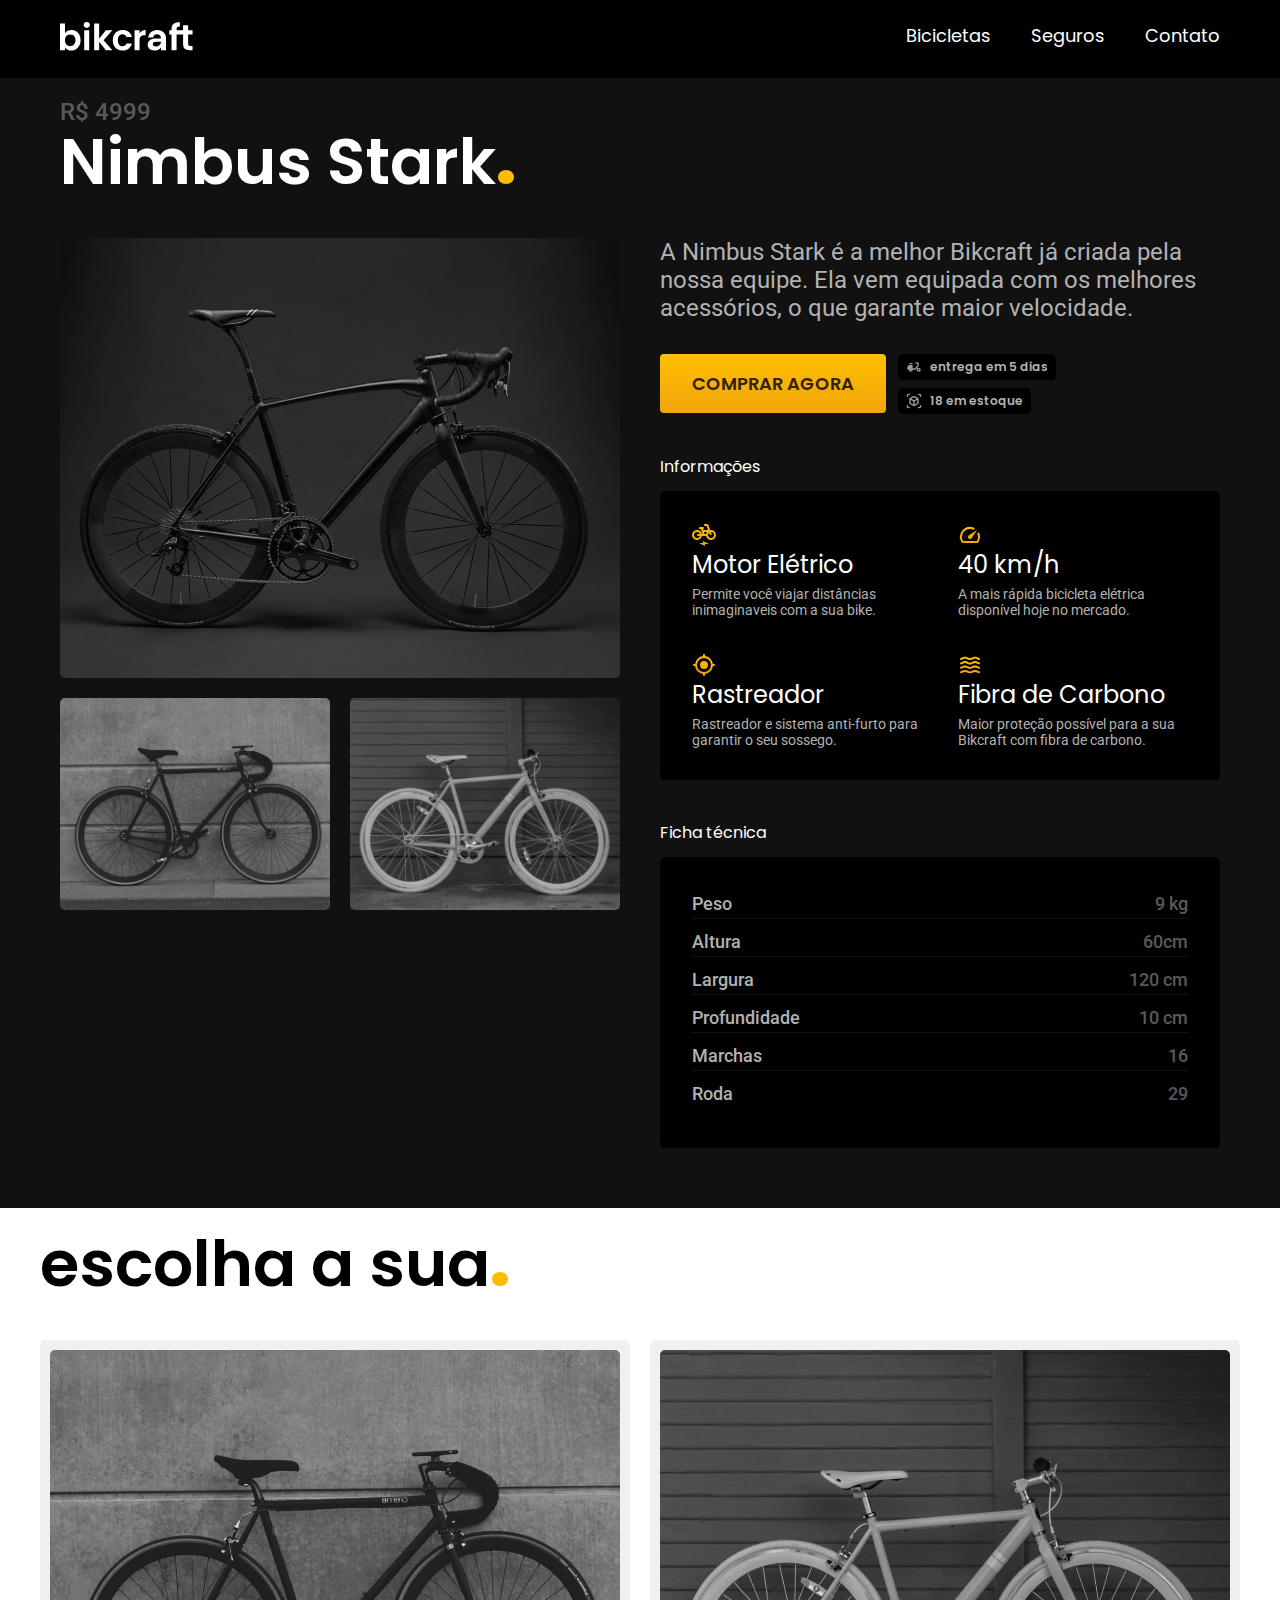
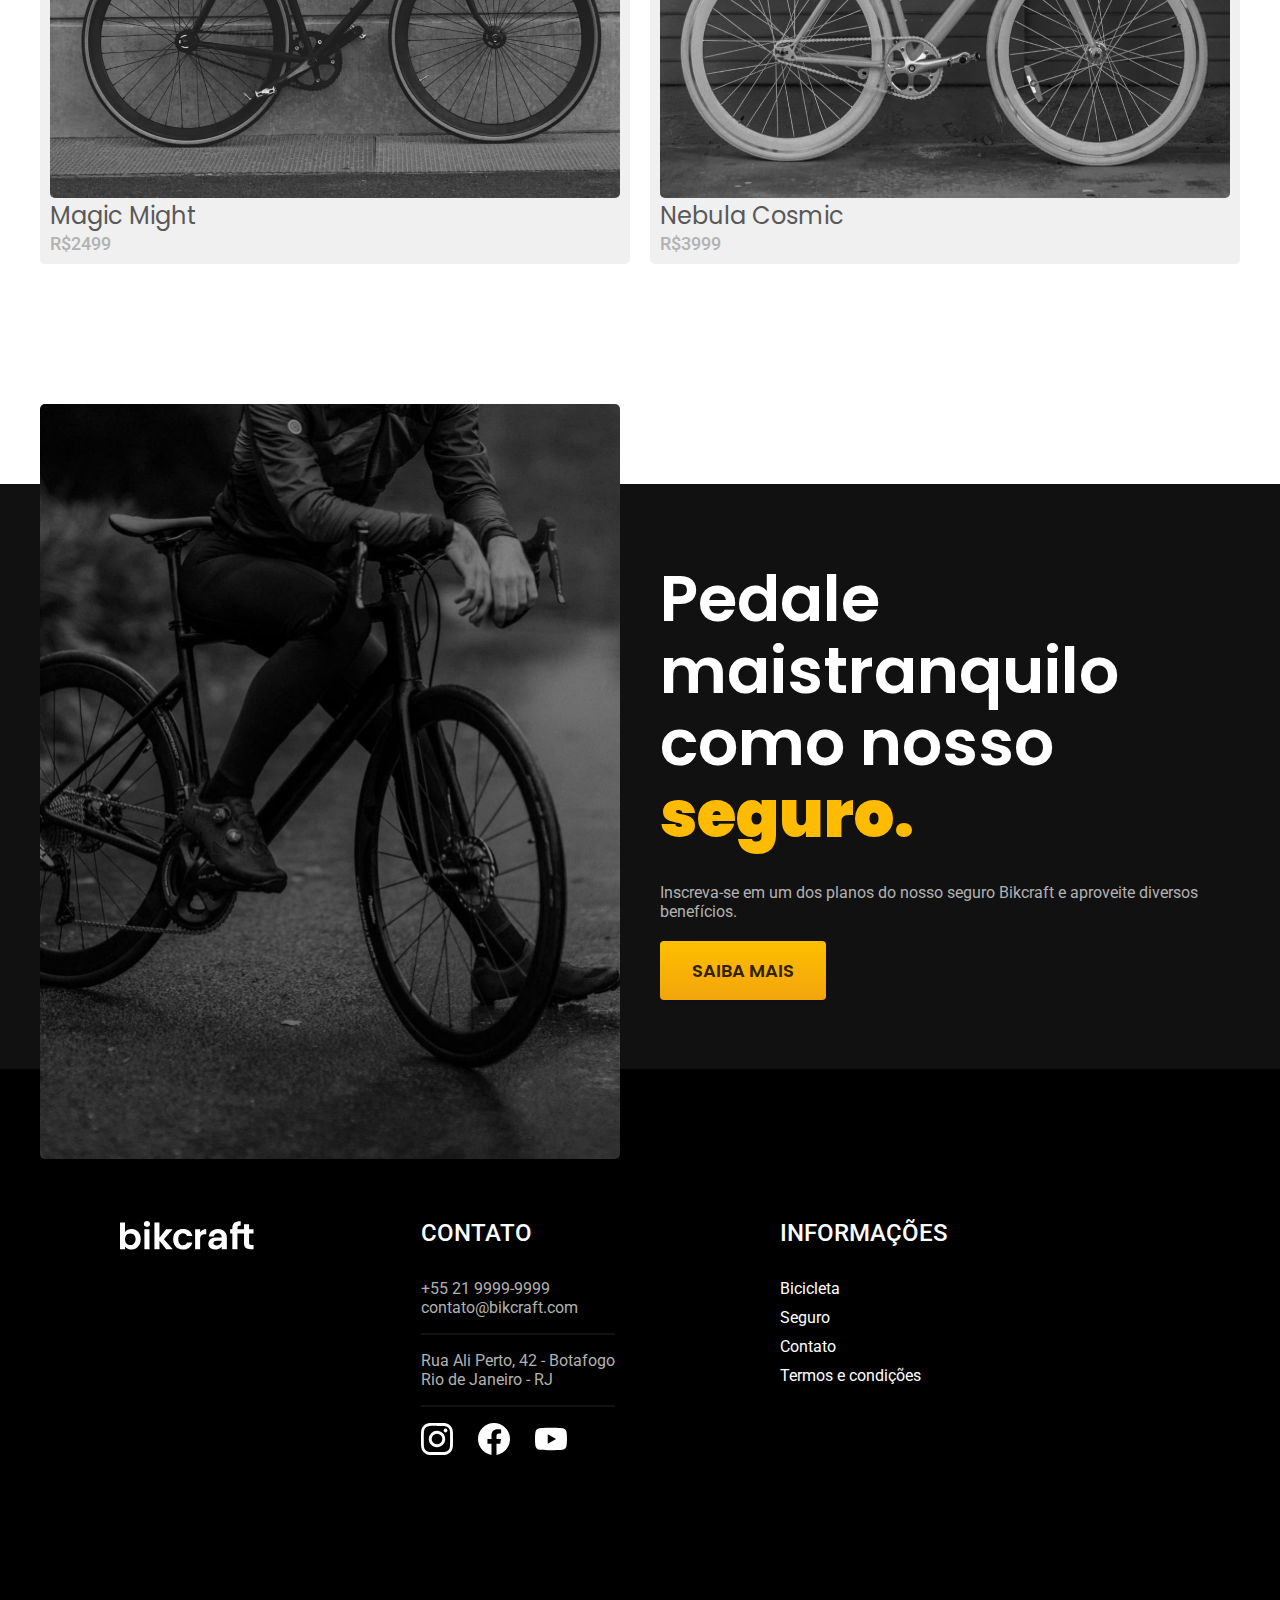
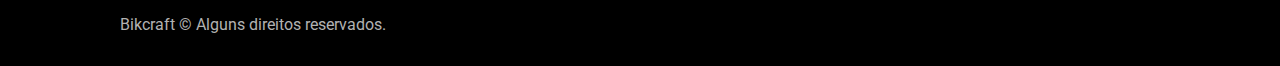
<file: nimbusstark.html>
<!DOCTYPE html>
<html lang="pt-br">
<head>
    <meta charset="UTF-8">
    <meta name="description" content="Bicicletas elétricas de alta precisão e qualidade,  feitas sob medida para o cliente. Explore o mundo na sua velocidade com a Bikcraft.">
    <meta name="viewport" content="width=device-width, initial-scale=1.0">
    <title>BikeCraft | Nimbus Stark</title>
    <link rel="stylesheet" href="./style/reset.css">
    <link rel="stylesheet" href="./style/ultilitario.css">
    <link rel="stylesheet" href="./style/style.css">
    <link rel="stylesheet" href="./style/footer.css">
    <link rel="stylesheet" href="./style/nav.css">
    <link rel="stylesheet" href="./style/titulo.css">
    <link rel="stylesheet" href="./style/termos.css">
    <link rel="stylesheet" href="./style/bicicletas.css">
    <link rel="stylesheet" href="./style/produto.css">
</head>
<body>
    <header>
        <div class="header-nav container">
            <a href="./index.html"><img src="img/bikcraft.svg" alt="" width="135" height="30"></a>
            <nav class="nav-h"  aria-label="Primaria">
                <ul class="font-1 font-1-m">
                    <li><a href="./bicicleta.html">Bicicletas</a></li>
                    <li><a href="./seguro.html">Seguros</a></li>
                    <li><a href="./contato.html">Contato</a></li>
                </ul>
            </nav>
        </div>
    </header>

    <main class="cor-bg">
        <article class="titulo container" aria-label="Titulo">
            <div class="titulo-item">
                <h2 class="font-2 font-2-l-b cor-preco">R$ 4999</h2>
                <h1 class="font-1 font-1-xxl cor-w">Nimbus Stark<b class="marcacao">.</b></h1>
            </div>
        </article>

        <section class="produto-interno container" aria-label="Produto">
            <div class="produto-container">
                <div class="produto-imagem">
                    <a href="./nimbusstark.html">
                        <img src="img/bicicleta/nimbus1.jpg" width="500" height="380">
                    </a>
                    <a href="./magickmight.html">
                        <img src="img/bicicleta/nimbus2.jpg" width="500" height="380">
                    </a>
                    <a href="./nebulosacosmic.html">
                        <img src="img/bicicleta/nimbus3.jpg" width="500" height="380">
                    </a>
                </div>
                <div class="produto-sobre">
                    <div class="produto-descricao">
                        <p class="font-2 font-2-l cor-paragrafo">A Nimbus Stark é a melhor Bikcraft já criada pela nossa equipe. Ela vem equipada com os melhores acessórios, o que garante maior velocidade.</p>
                    </div>
                    <div class="produto-compra">
                            <a href="./" class="btn">Comprar agora</a>
                            <span class="font-1 font-1-xs cor-paragrafo">
                                <img src="img/icones/entrega.svg" alt=""> entrega em 5 dias
                            </span>
                            <span class="font-1 font-1-xs cor-paragrafo">
                                <img src="img/icones/estoque.svg" alt=""> 18 em estoque
                            </span>
                    </div>
                    <h1 class="font-1 font-1-s cor-w sub-produto">Informações</h1>
                    <div class="produto-informacoes">
                        <div class="produto-informacoes-item">
                            <img src="img/icones/eletrica.svg" alt="" height="24" width="24">
                            <h2 class="font-1 font-1-l cor-w">Motor Elétrico</h2>
                            <p class="font-2 font-2-xs cor-paragrafo">Permite você viajar distâncias inimaginaveis com a sua bike.</p>
                        </div>
                        <div class="produto-informacoes-item">
                            <img src="img/icones/velocidade.svg" alt="" height="24" width="24">
                            <h2 class="font-1 font-1-l cor-w">40 km/h</h2>
                            <p class="font-2 font-2-xs cor-paragrafo">A mais rápida bicicleta elétrica disponível hoje no mercado.</p>
                        </div>
                        <div class="produto-informacoes-item">
                            <img src="img/icones/rastreador.svg" alt="" height="24" width="24">
                            <h2 class="font-1 font-1-l cor-w">Rastreador</h2>
                            <p class="font-2 font-2-xs cor-paragrafo">Rastreador e sistema anti-furto para garantir o seu sossego.</p>
                        </div>
                        <div class="produto-informacoes-item">
                            <img src="img/icones/carbono.svg" alt="" height="24" width="24">
                            <h2 class="font-1 font-1-l cor-w">Fibra de Carbono</h2>
                            <p class="font-2 font-2-xs cor-paragrafo">Maior proteção possível para a sua Bikcraft com fibra de carbono.</p>
                        </div>
                    </div>
                    <h1 class="font-1 font-1-s cor-w sub-produto">Ficha técnica</h1>
                    <div class="produto-ficha">
                        <ul class="font-2 font-2-m cor-paragrafo">
                            <li>Peso<span class="cor-preco">9 kg</span></li>
                            <li>Altura<span class="cor-preco">60cm</span></li>
                            <li>Largura<span class="cor-preco">120 cm</span></li>
                            <li>Profundidade<span class="cor-preco">10 cm</span></li>
                            <li>Marchas<span class="cor-preco">16</span></li>
                            <li>Roda<span class="cor-preco">29</span></li>
                        </ul>
                    </div>
                </div>
            </div>
        </section>

        <section class="escolha" aria-label="Suejestão">
            <div class="escolha-container container">
                <h1 class="font-1 font-1-xxl">escolha a sua<b class="marcacao">.</b></h1>
                <div class="sujestao">
                    <div class="sujestao-item">
                        <a href="./magickmight.html">
                            <img src="img/bicicleta/nimbus2.jpg" alt="">
                            <span class="font-1 font-1-l cor-preco">Magic Might</span>
                            <span class="font-2 font-2-m cor-paragrafo"> R$2499</span>
                        </a>
                    </div>
                    <div class="sujestao-item">
                        <a href="./nebulosacosmic.html">
                            <img src="img/bicicleta/nimbus3.jpg" alt="">
                            <span class="font-1 font-1-l cor-preco">Nebula Cosmic</span>
                            <span class="font-2 font-2-m cor-paragrafo">R$3999</span>
                        </a>
                    </div>
                </div>
            </div>
        </section>

        <section class="faca-seguro cor-bg" aria-label="Proteja-se">
            <div class="faca-seguro-c container">
                <div class="faca-seguro-img">
                    <img src="img/fotos/seguros.jpg" alt="" width="680" height="755">
                </div>
                <div class="faca-seguro-descricao">
                    <h1 class="font-1 font-1-xxl cor-w">
                        Pedale maistranquilo como nosso <b class="marcacao">seguro.</b></h1>
                        <p class="font-2 font-2-s cor-paragrafo">Inscreva-se em um dos planos do nosso seguro Bikcraft e aproveite diversos benefícios.</p>

                        <a href="./seguro.html" class="btn">saiba mais</a>
                </div>
            </div>
        </section>
    </main>

    <footer class="cor-paragrafo font-2">
        <div class="content-footer">
            <div><img src="img/bikcraft.svg" alt=""></div>
            <div class="contato">
                <h3 class="cor-w font-2-l-b">Contato</h3>
                <div class="contato-item">
                    <ul>
                        <li>+55 21 9999-9999</li>
                        <li>contato@bikcraft.com</li>
                        <li>Rua Ali Perto, 42 - Botafogo</li>
                        <li>Rio de Janeiro - RJ</li>
                    </ul>
                </div>
                <div class="contato-item-foto">
                    <ul>
                        <li><img src="img/redes/instagram.svg" alt=""></li>
                        <li><img src="img/redes/facebook.svg" alt=""></li>
                        <li><img src="img/redes/youtube.svg" alt=""></li>
                    </ul>
                </div>
            </div>
            <div class="informacoes">
                <h3 class="cor-w font-2-l-b">Informações</h3>
                <ul>
                    <li><a href="./bicicleta.html">Bicicleta</a></li>
                    <li><a href="./seguro.html">Seguro</a></li>
                    <li><a href="./contato.html">Contato</a></li>
                    <li><a href="./termos.html">Termos e condições</a></li>
                </ul>
            </div>
        </div>
        <div class="copy">
            <span class="cor-paragrafo font-2">Bikcraft © Alguns direitos reservados.</span>
        </div>
    </footer>
    
</body>
</html>
</file>
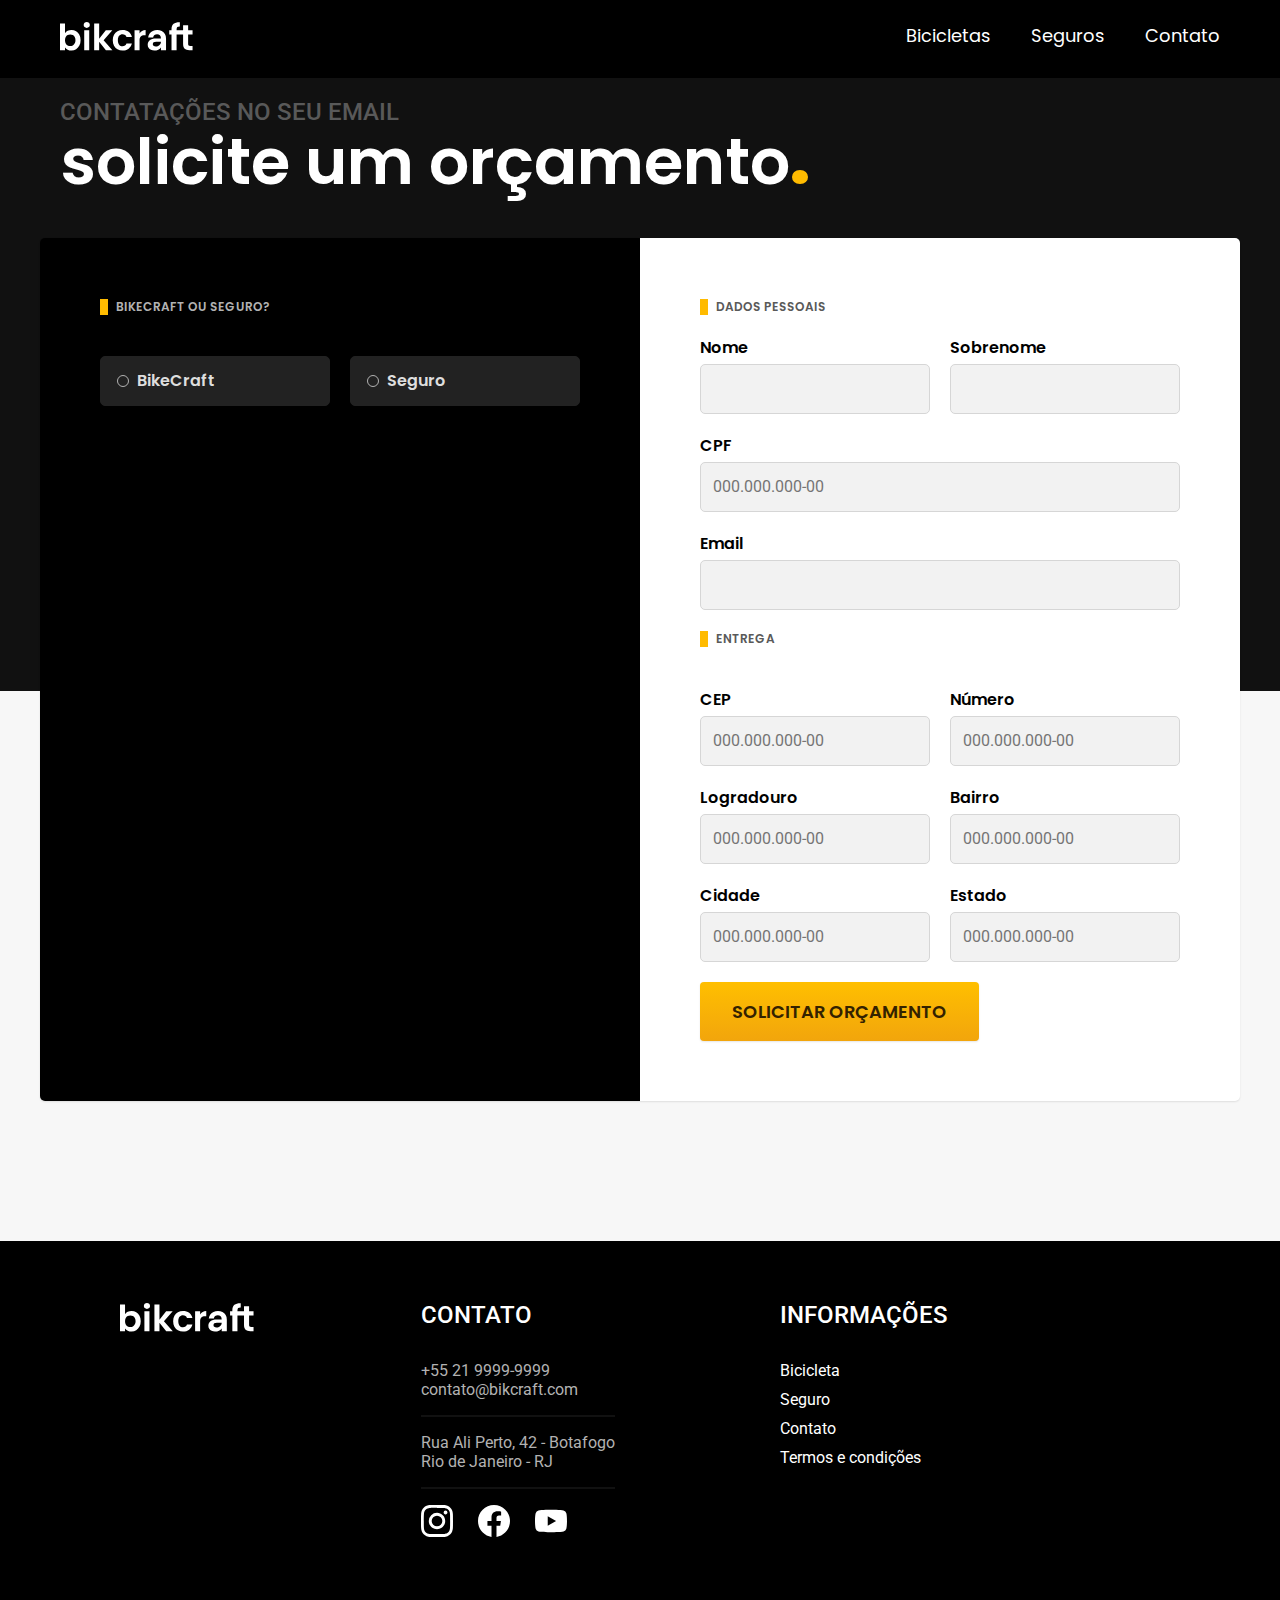
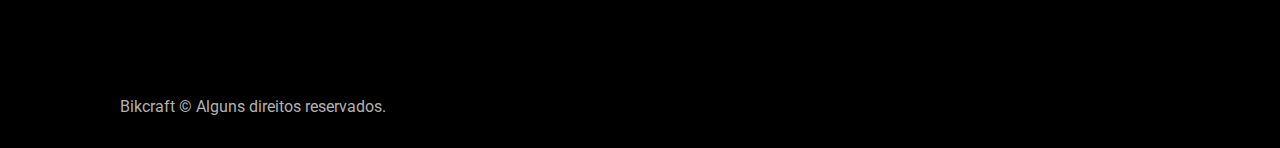
<file: orcamento.html>
<!DOCTYPE html>
<html lang="pt-br">
<head>
    <meta charset="UTF-8">
    <meta name="description" content="Bicicletas elétricas de alta precisão e qualidade,  feitas sob medida para o cliente. Explore o mundo na sua velocidade com a Bikcraft.">
    <meta name="viewport" content="width=device-width, initial-scale=1.0">
    <title>BikeCraft | Orçamento</title>
    <link rel="stylesheet" href="./style/reset.css">
    <link rel="stylesheet" href="./style/ultilitario.css">
    <link rel="stylesheet" href="./style/style.css">
    <link rel="stylesheet" href="./style/footer.css">
    <link rel="stylesheet" href="./style/nav.css">
    <link rel="stylesheet" href="./style/titulo.css">
    <link rel="stylesheet" href="./style/termos.css">
    <link rel="stylesheet" href="./style/contato.css">
    <link rel="stylesheet" href="./style/orcamento.css">
<script>document.documentElement.classList.add('js');</script>
</head>
<body class="cor-w-bgs">
    <header>
        <div class="header-nav container">
            <a href="./index.html"><img src="img/bikcraft.svg" alt="" width="135" height="30"></a>
            <nav class="nav-h"  aria-label="Primaria">
                <ul class="linkss font-1 font-1-m">
                    <li><a href="./bicicleta.html">Bicicletas</a></li>
                    <li><a href="./seguro.html">Seguros</a></li>
                    <li><a href="./contato.html">Contato</a></li>
                </ul>
            </nav>
        </div>
    </header>

    <main>
        <article class="titulo" aria-label="Titulo">
            <div class="titulo-item container">
                <h2 class="font-2 font-2-l-b cor-preco">contatações no seu email</h2>
                <h1 class="font-1 font-1-xxl cor-w">solicite um orçamento<b class="marcacao">.</b></h1>
            </div>
        </article>

        <form class="orcamento" action="./">
            <div class="orcamento-c container">
                <div class="orcamento-produto">
                    <h2 class="font-1 font-1-xs cor-paragrafo">Bikecraft ou seguro?</h2>

                    <input type="radio" name="tipo" value="bikecraft" id="bikecraft">
                    <label for="bikecraft">BikeCraft</label>

                    <input type="radio" name="tipo" value="seguro" id="seguro">
                    <label for="seguro">Seguro</label>

                    <div class="orcamento-conteudo" id="orcamento-bikecraft">
                        <h2 class="font-1 font-1-xs cor-paragrafo">Escolha a sua (BIKECRAFT)</h2>

                        <input type="radio" name="produto" value=nimbus" id="nimbus">
                        <label for="nimbus">Nimbus Stark <span>R$ 4999</span></label>
                        <div class="orcamento-detalhe">
                            <ul class="font-1 font-1-xs cor-preco">
                                <li>
                                    <img src="./img/icones/eletrica.svg" alt="">
                                     Motor Elétrico
                                </li>
                                <li>
                                    <img src="./img/icones/carbono.svg" alt="">
                                     Fibra de Carbono
                                </li>
                                <li>
                                    <img src="./img/icones/velocidade.svg" alt="">
                                     50 km/h
                                </li>
                                <li>
                                    <img src="./img/icones/rastreador.svg" alt="">
                                     Rastreador
                                </li>
                            </ul>
                            <img src="img/bicicletas/nimbus.jpg" alt="">
                        </div>

                        <input type="radio" name="produto" value="magic" id="magic">
                        <label for="magic">Magic Might <span>R$ 2499</span></label>
                        <div class="orcamento-detalhe">
                            <ul class="font-1 font-1-xs cor-preco">
                                <li>
                                    <img src="./img/icones/eletrica.svg" alt="">
                                     Motor Elétrico
                                </li>
                                <li>
                                    <img src="./img/icones/carbono.svg" alt="">
                                     Fibra de Carbono
                                </li>
                                <li>
                                    <img src="./img/icones/velocidade.svg" alt="">
                                     45 km/h
                                </li>
                                <li>
                                    <img src="./img/icones/rastreador.svg" alt="">
                                     Rastreador
                                </li>
                            </ul>
                            <img src="img/bicicletas/magic.jpg" alt="">
                        </div>

                        <input type="radio" name="produto" value="nebula" id="nebula">
                        <label for="nebula">Nebula Comisc <span>R$ 3999</span></label>
                        <div class="orcamento-detalhe">
                            <ul class="font-1 font-1-xs cor-preco">
                                <li>
                                    <img src="./img/icones/eletrica.svg" alt="">
                                     Motor Elétrico
                                </li>
                                <li>
                                    <img src="./img/icones/carbono.svg" alt="">
                                     Fibra de Carbono
                                </li>
                                <li>
                                    <img src="./img/icones/velocidade.svg" alt="">
                                     40 km/h
                                </li>
                                <li>
                                    <img src="./img/icones/rastreador.svg" alt="">
                                     Rastreador
                                </li>
                            </ul>
                            <img src="img/bicicletas/nebula.jpg" alt="">
                        </div>
                    </div>

                    <div class="orcamento-conteudo" id="orcamento-seguro">
                        <h2 class="font-1 font-1-xs cor-paragrafo">Escolha o plano</h2>

                        <input type="radio" name="produto" value=prata" id="prata">
                        <label for="prata">Prata<span>R$ 199</span></label>
                        <input type="radio" name="produto" value=ouro" id="ouro">
                        <label for="ouro">Ouro<span>R$ 299</span></label>
                    </div>

                </div>

                <div class="orcamento-dados contato-form">
                    <h2 class="font-1 font-1-xs cor-preco col-2">dados pessoais</h2>
                    <div>
                        <label for="nome">Nome</label>
                        <input type="text" id="nome" name="nome">
                    </div>
                    <div>
                        <label for="sobrenome">Sobrenome</label>
                        <input type="text" id="sobrenome" name="sobrenome">
                    </div>
                    <div class="col-2">
                        <label for="cpf">CPF</label>
                        <input type="text" id="cpf" name="cpf" placeholder="000.000.000-00">
                    </div>
                    <div class="col-2">
                        <label for="email">Email</label>
                        <input type="email" id="email" name="email">
                    </div>

                    <h2 class="font-1 font-1-xs cor-preco col-2">Entrega</h2>

                    <div>
                        <label for="cep">CEP</label>
                        <input type="text" id="cep" name="cep" placeholder="000.000.000-00">
                    </div>

                    <div>
                        <label for="numero">Número</label>
                        <input type="text" id="numero" name="numero" placeholder="000.000.000-00">
                    </div>
                    <div>
                        <label for="logradouro">Logradouro</label>
                        <input type="text" id="logradouro" name="logradouro" placeholder="000.000.000-00">
                    </div>
                    <div>
                        <label for="bairro">Bairro</label>
                        <input type="text" id="bairro" name="bairro" placeholder="000.000.000-00">
                    </div>
                    <div>
                        <label for="cidade">Cidade</label>
                        <input type="text" id="cidade" name="cidade" placeholder="000.000.000-00">
                    </div>
                    <div>
                        <label for="estado">Estado</label>
                        <input type="text" id="estado" name="estado" placeholder="000.000.000-00">
                    </div>

                        <button class="btn col-2">Solicitar Orçamento</button>
                </div>
            </div>
        </form>

    </main>

    <footer class="cor-paragrafo font-2">
        <div class="content-footer">
            <div><img src="img/bikcraft.svg" alt=""></div>
            <div class="contato">
                <h3 class="cor-w font-2-l-b">Contato</h3>
                <div class="contato-item">
                    <ul>
                        <li>+55 21 9999-9999</li>
                        <li>contato@bikcraft.com</li>
                        <li>Rua Ali Perto, 42 - Botafogo</li>
                        <li>Rio de Janeiro - RJ</li>
                    </ul>
                </div>
                <div class="contato-item-foto">
                    <ul>
                        <li><img src="img/redes/instagram.svg" alt=""></li>
                        <li><img src="img/redes/facebook.svg" alt=""></li>
                        <li><img src="img/redes/youtube.svg" alt=""></li>
                    </ul>
                </div>
            </div>
            <div class="informacoes">
                <h3 class="cor-w font-2-l-b">Informações</h3>
                <ul>
                    <li><a href="./bicicleta.html">Bicicleta</a></li>
                    <li><a href="./seguro.html">Seguro</a></li>
                    <li><a href="./contato.html">Contato</a></li>
                    <li><a href="./termos.html">Termos e condições</a></li>
                </ul>
            </div>
        </div>
        <div class="copy">
            <span class="cor-paragrafo font-2">Bikcraft © Alguns direitos reservados.</span>
        </div>
    </footer>
    <script src="js/script.js"></script>
</body>
</html>
</file>
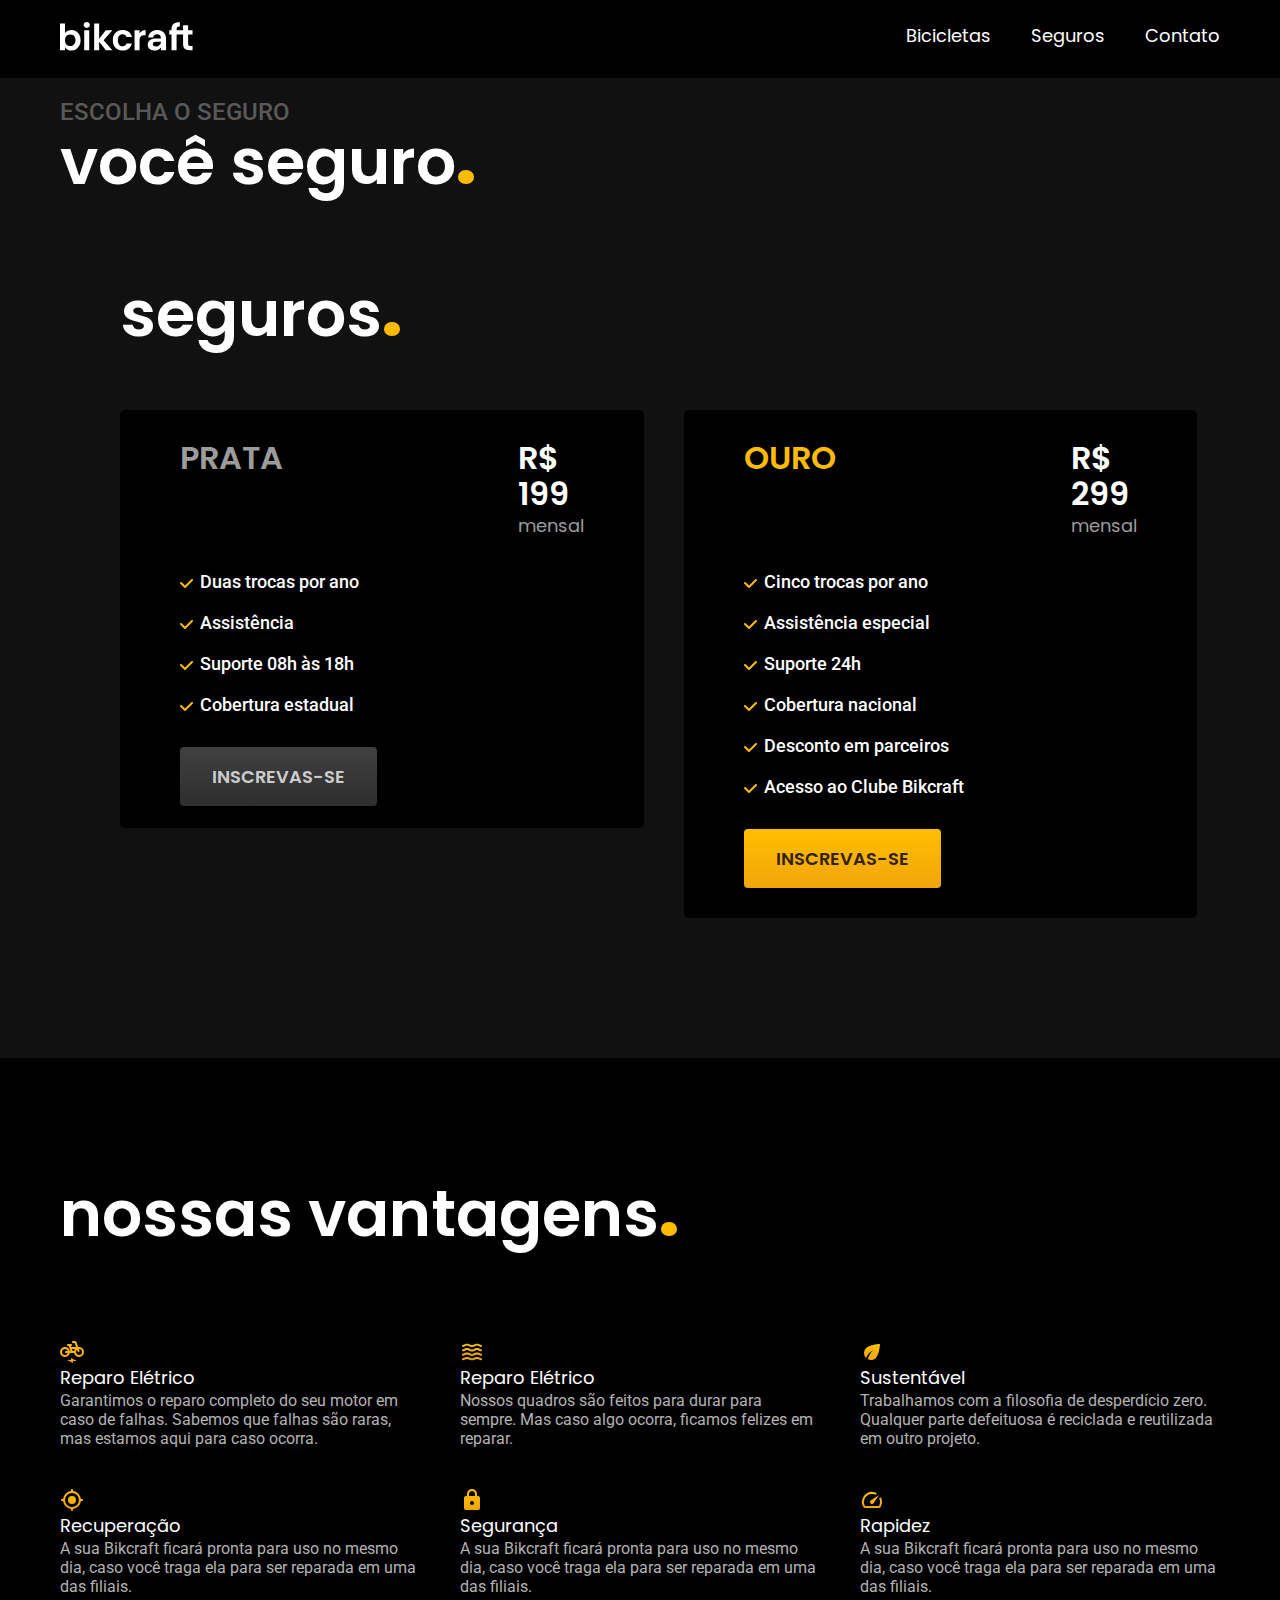
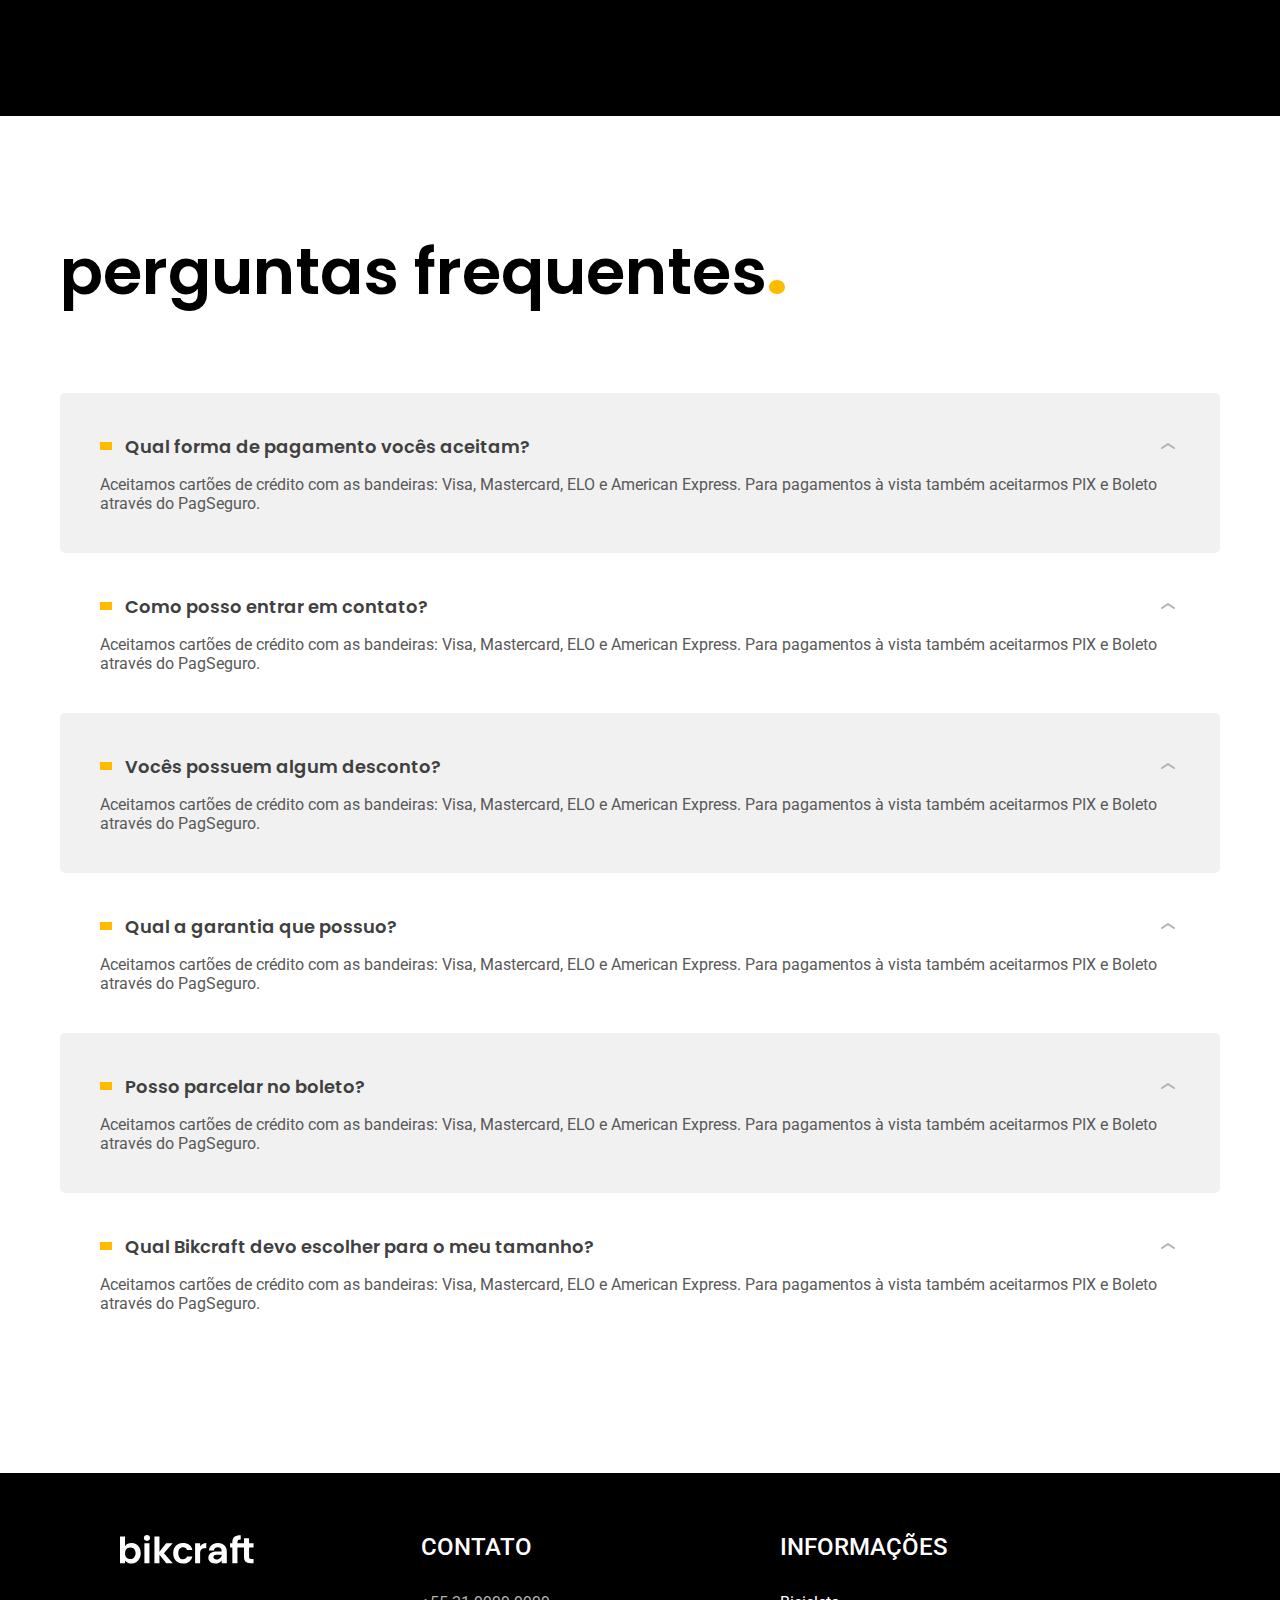
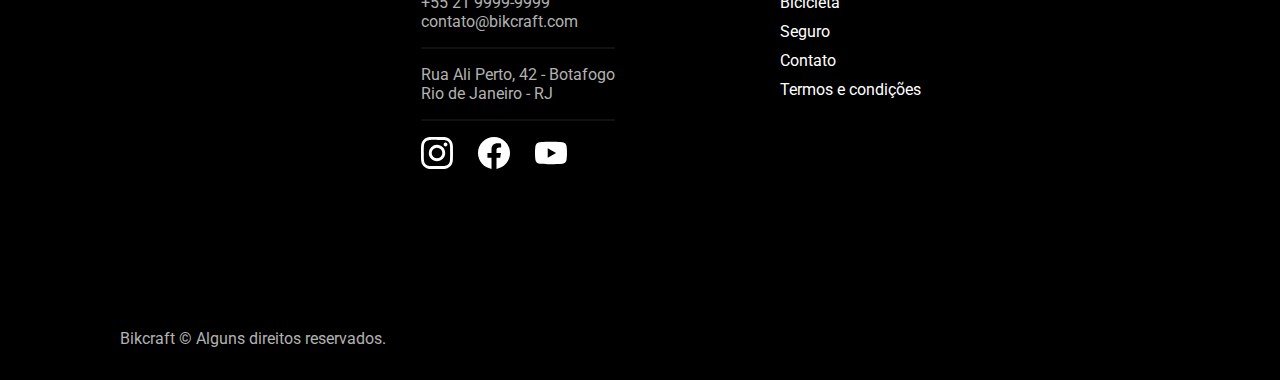
<file: seguro.html>
<!DOCTYPE html>
<html lang="pt-br">
<head>
    <meta charset="UTF-8">
    <meta name="description" content="Bicicletas elétricas de alta precisão e qualidade,  feitas sob medida para o cliente. Explore o mundo na sua velocidade com a Bikcraft.">
    <meta name="viewport" content="width=device-width, initial-scale=1.0">
    <title>BikeCraft</title>
    <link rel="stylesheet" href="./style/reset.css">
    <link rel="stylesheet" href="./style/ultilitario.css">
    <link rel="stylesheet" href="./style/style.css">
    <link rel="stylesheet" href="./style/footer.css">
    <link rel="stylesheet" href="./style/nav.css">
    <link rel="stylesheet" href="./style/titulo.css">
    <link rel="stylesheet" href="./style/termos.css">
    <link rel="stylesheet" href="./style/seguro.css">
</head>
<body>
    <header>
        <div class="header-nav container">
            <a href="./index.html"><img src="img/bikcraft.svg" alt="" width="135" height="30"></a>
            <nav class="nav-h"  aria-label="Primaria">
                <ul class="font-1 font-1-m">
                    <li><a href="./bicicleta.html">Bicicletas</a></li>
                    <li><a href="./seguro.html">Seguros</a></li>
                    <li><a href="./contato.html">Contato</a></li>
                </ul>
            </nav>
        </div>
    </header>

    <main>
        <article class="titulo" aria-label="Titulo">
            <div class="titulo-item container">
                <h2 class="font-2 font-2-l-b cor-preco">escolha o seguro</h2>
                <h1 class="font-1 font-1-xxl cor-w">você seguro<b class="marcacao">.</b></h1>
            </div>
        </article>
        <article class="seguro" aria-label="Planos-de-seguro">
            <div class="seguro-planos">
                <h1 class="font-1 font-1-xxl cor-w ">seguros<b class="marcacao">.</b></h1>
                <div class="planos">
                    <div class="planos-item plano-prata">
                        <div class="tipo-plano">
                            <h2 class="prata font-1 font-1-xl">Prata</h2>
                            <div class="preco-plano">
                                <span class="cor-w font-1 font-1-xl">R$ 199</span>
                                <span class="font-1 font-1-m prata mensal">mensal</span>
                            </div>
                        </div>
                        <div class="beneficios plano-ouro">
                            <ul class="font-2 font-2-m cor-w beneficios-list">
                            <li>Duas trocas por ano</li>
                            <li>Assistência</li>
                            <li>Suporte 08h às 18h</li>
                            <li>Cobertura estadual</li>
                        </ul>
                        </div>

                        <a class="btn-2" href="/">inscrevas-se</a>
                    </div>
                    <div class="planos-item">
                        <div class="tipo-plano">
                            <h2 class="marcacao font-1 font-1-xl">Ouro</h2>
                            <div class="preco-plano">
                                <span class="cor-w font-1 font-1-xl">R$ 299</span>
                                <span class="font-1 font-1-m prata mensal">mensal</span>
                            </div>
                        </div>
                        <div class="beneficios">
                            <ul class="font-2 font-2-m cor-w beneficios-list">
                            <li>Cinco trocas por ano</li>
                            <li>Assistência especial</li>
                            <li>Suporte 24h</li>
                            <li>Cobertura nacional</li>
                            <li>Desconto em parceiros</li>
                            <li>Acesso ao Clube Bikcraft</li>
                        </ul>
                        </div>
                        <a class="btn" href="/">inscrevas-se</a>
                    </div>
                </div>
            </div>
        </article>

        <article class="vantagens-seguro cor-b" aria-label="vantagens-seguro">
            <div class="vantagens-seguro-c container">
                <h1 class="font-1 font-1-xxl cor-w">nossas vantagens<b class="marcacao">.</b></h1>
                <div class="todas-vantagens-seguro">
                    <ul>
                    <li>
                        <img src="img/icones/eletrica.svg" alt="" height="24" width="24">
                        <h2 class="font-1 font-1-m cor-w">Reparo Elétrico</h2>
                        <p class="font-2 font-2-s cor-paragrafo">Garantimos o reparo completo do seu motor em caso de falhas. Sabemos que falhas são raras, mas estamos aqui para caso ocorra.</p>
                    </li>
                    <li>
                        <img src="img/icones/carbono.svg" alt="" height="24" width="24">
                        <h2 class="font-1 font-1-m cor-w">Reparo Elétrico</h2>
                        <p class="font-2 font-2-s cor-paragrafo">Nossos quadros são feitos para durar para sempre. Mas caso algo ocorra, ficamos felizes em reparar.</p>
                    </li>
                    <li>
                        <img src="img/icones/sustentavel.svg" alt="" height="24" width="24">
                        <h2 class="font-1 font-1-m cor-w">Sustentável</h2>
                        <p class="font-2 font-2-s cor-paragrafo">Trabalhamos com a filosofia de desperdício zero. Qualquer parte defeituosa é reciclada e reutilizada em outro projeto.</p>
                    </li>
                    <li>
                        <img src="img/icones/rastreador.svg" alt="" height="24" width="24">
                        <h2 class="font-1 font-1-m cor-w">Recuperação</h2>
                        <p class="font-2 font-2-s cor-paragrafo">A sua Bikcraft ficará pronta para uso no mesmo dia, caso você traga ela para ser reparada em uma das filiais.</p>
                    </li>
                    <li>
                        <img src="img/icones/seguro.svg" alt="" height="24" width="24">
                        <h2 class="font-1 font-1-m cor-w">Segurança</h2>
                        <p class="font-2 font-2-s cor-paragrafo">A sua Bikcraft ficará pronta para uso no mesmo dia, caso você traga ela para ser reparada em uma das filiais.</p>
                    </li>
                    <li>
                        <img src="img/icones/velocidade.svg" alt="" height="24" width="24">
                        <h2 class="font-1 font-1-m cor-w">Rapidez</h2>
                        <p class="font-2 font-2-s cor-paragrafo">A sua Bikcraft ficará pronta para uso no mesmo dia, caso você traga ela para ser reparada em uma das filiais.</p>
                    </li>
                </ul>
                </div>
            </div>
        </article>

        <article class="perguntas container" aria-label="perguntas-frequentes">
            <div class="perguntas-c ">
                <h2 class="font-1 font-1-xxl">perguntas frequentes<b class="marcacao">.</b></h2>
                <dl>
                    <div>
                        <dt class="font-1 font-1-m-b cor-esp">Qual forma de pagamento vocês aceitam?</dt>
                        <dd class="font-2 font-2-s cor-preco">Aceitamos cartões de crédito com as bandeiras: Visa, Mastercard, ELO e American Express. Para pagamentos à vista também aceitarmos PIX e Boleto através do PagSeguro.</dd>
                    </div>
                    <div>
                        <dt class="font-1 font-1-m-b cor-esp">Como posso entrar em contato?</dt>
                        <dd class="font-2 font-2-s cor-preco">Aceitamos cartões de crédito com as bandeiras: Visa, Mastercard, ELO e American Express. Para pagamentos à vista também aceitarmos PIX e Boleto através do PagSeguro.</dd>
                    </div>
                    <div>
                        <dt class="font-1 font-1-m-b cor-esp">Vocês possuem algum desconto?</dt>
                        <dd class="font-2 font-2-s cor-preco">Aceitamos cartões de crédito com as bandeiras: Visa, Mastercard, ELO e American Express. Para pagamentos à vista também aceitarmos PIX e Boleto através do PagSeguro.</dd>
                    </div>
                    <div>
                        <dt class="font-1 font-1-m-b cor-esp">Qual a garantia que possuo?</dt>
                        <dd class="font-2 font-2-s cor-preco">Aceitamos cartões de crédito com as bandeiras: Visa, Mastercard, ELO e American Express. Para pagamentos à vista também aceitarmos PIX e Boleto através do PagSeguro.</dd>
                    </div>
                    <div>
                        <dt class="font-1 font-1-m-b cor-esp">Posso parcelar no boleto?</dt>
                        <dd class="font-2 font-2-s cor-preco">Aceitamos cartões de crédito com as bandeiras: Visa, Mastercard, ELO e American Express. Para pagamentos à vista também aceitarmos PIX e Boleto através do PagSeguro.</dd>
                    </div>
                    <div>
                        <dt class="font-1 font-1-m-b cor-esp">Qual Bikcraft devo escolher para o meu tamanho?</dt>
                        <dd class="font-2 font-2-s cor-preco">Aceitamos cartões de crédito com as bandeiras: Visa, Mastercard, ELO e American Express. Para pagamentos à vista também aceitarmos PIX e Boleto através do PagSeguro.</dd>
                    </div>
                </dl>
            </div>
        </article>

    </main>

    <footer class="cor-paragrafo font-2">
        <div class="content-footer">
            <div><img src="img/bikcraft.svg" alt=""></div>
            <div class="contato">
                <h3 class="cor-w font-2-l-b">Contato</h3>
                <div class="contato-item">
                    <ul>
                        <li>+55 21 9999-9999</li>
                        <li>contato@bikcraft.com</li>
                        <li>Rua Ali Perto, 42 - Botafogo</li>
                        <li>Rio de Janeiro - RJ</li>
                    </ul>
                </div>
                <div class="contato-item-foto">
                    <ul>
                        <li><img src="img/redes/instagram.svg" alt=""></li>
                        <li><img src="img/redes/facebook.svg" alt=""></li>
                        <li><img src="img/redes/youtube.svg" alt=""></li>
                    </ul>
                </div>
            </div>
            <div class="informacoes">
                <h3 class="cor-w font-2-l-b">Informações</h3>
                <ul>
                    <li><a href="./bicicleta.html">Bicicleta</a></li>
                    <li><a href="./seguro.html">Seguro</a></li>
                    <li><a href="./contato.html">Contato</a></li>
                    <li><a href="./termos.html">Termos e condições</a></li>
                </ul>
            </div>
        </div>
        <div class="copy">
            <span class="cor-paragrafo font-2">Bikcraft © Alguns direitos reservados.</span>
        </div>
    </footer>
    
</body>
</html>
</file>
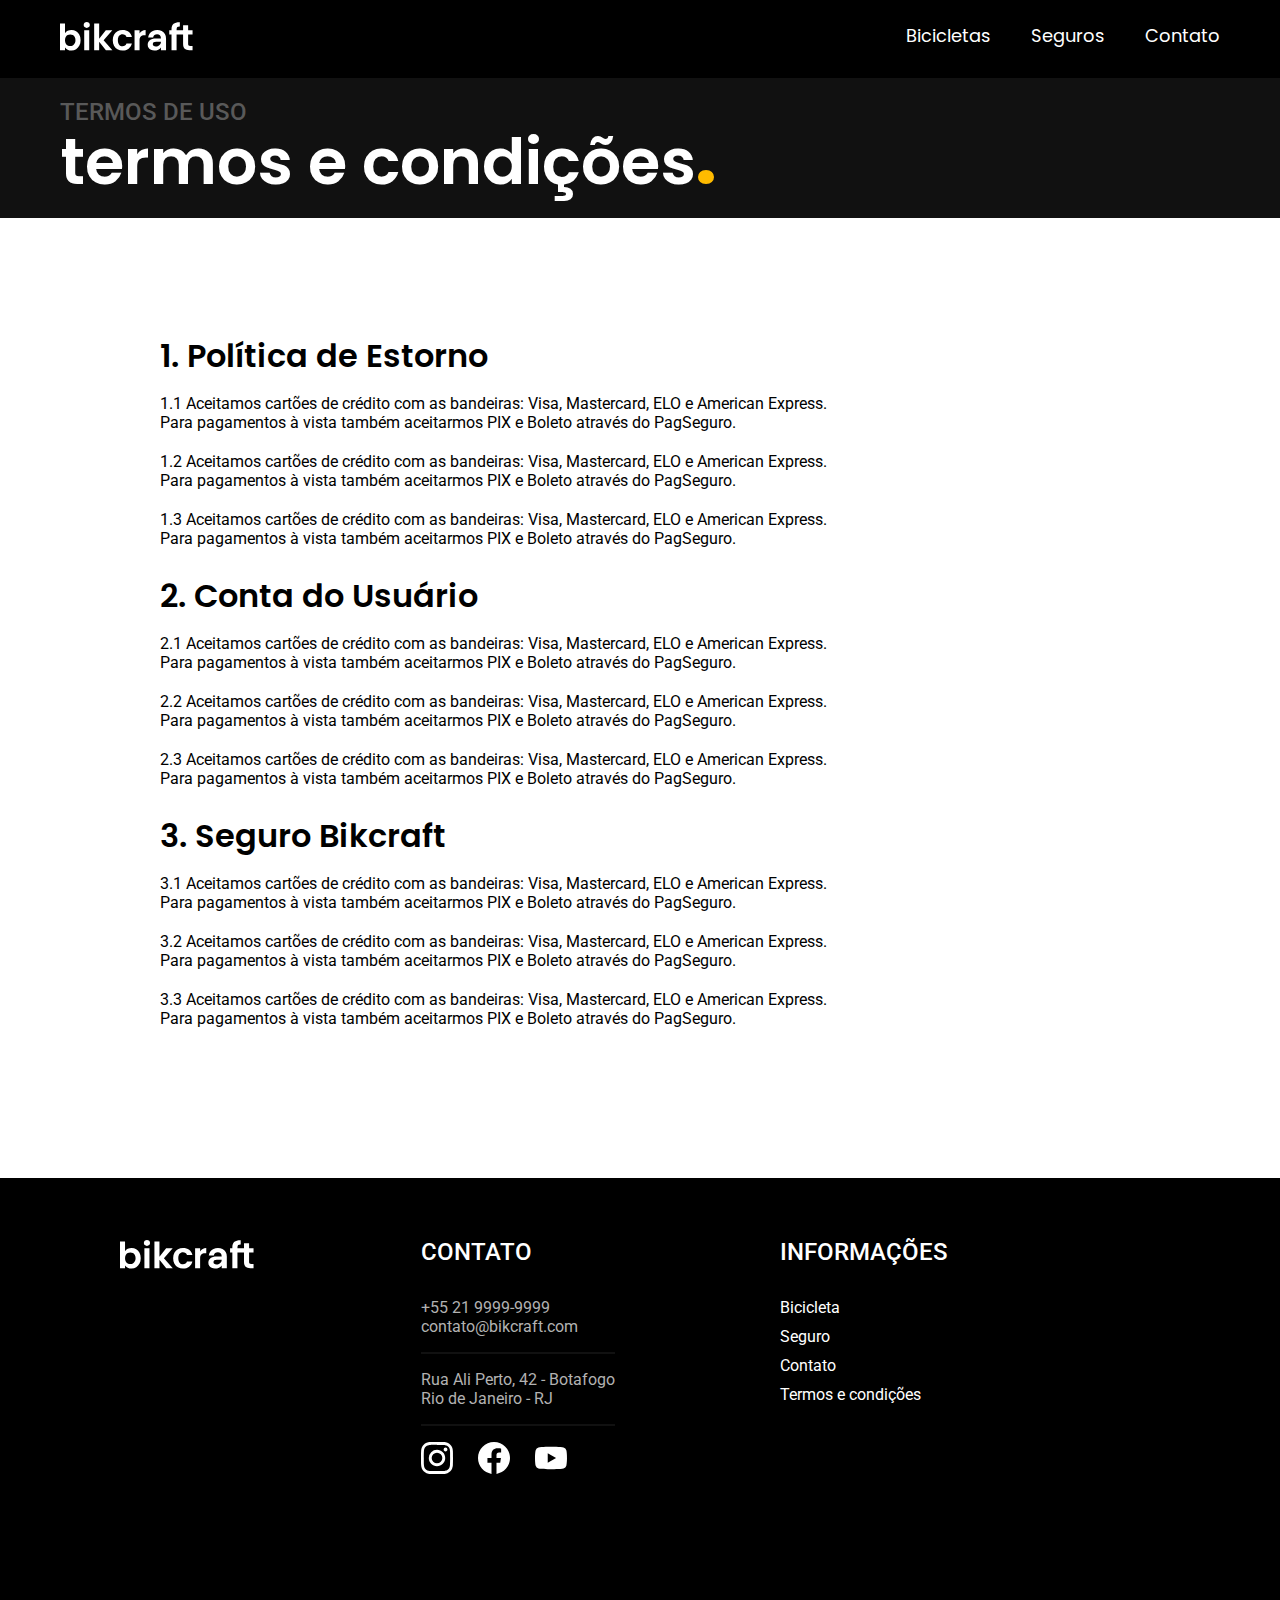
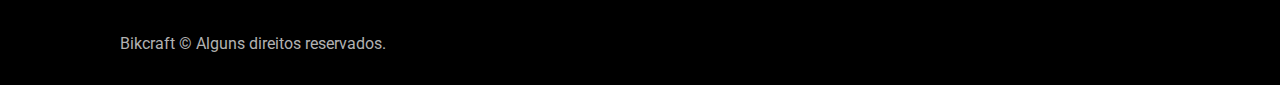
<file: termos.html>
<!DOCTYPE html>
<html lang="pt-br">
<head>
    <meta charset="UTF-8">
    <meta name="description" content="Bicicletas elétricas de alta precisão e qualidade,  feitas sob medida para o cliente. Explore o mundo na sua velocidade com a Bikcraft.">
    <meta name="viewport" content="width=device-width, initial-scale=1.0">
    <title>BikeCraft</title>
    <link rel="stylesheet" href="./style/reset.css">
    <link rel="stylesheet" href="./style/ultilitario.css">
    <link rel="stylesheet" href="./style/style.css">
    <link rel="stylesheet" href="./style/footer.css">
    <link rel="stylesheet" href="./style/nav.css">
    <link rel="stylesheet" href="./style/titulo.css">
    <link rel="stylesheet" href="./style/termos.css">
</head>
<body>
    <header>
        <div class="header-nav container">
            <a href="./index.html"><img src="img/bikcraft.svg" alt="" width="135" height="30"></a>
            <nav class="nav-h"  aria-label="Primaria">
                <ul class="font-1 font-1-m">
                    <li><a href="./bicicleta.html">Bicicletas</a></li>
                    <li><a href="./seguro.html">Seguros</a></li>
                    <li><a href="">Contato</a></li>
                </ul>
            </nav>
        </div>
    </header>

    <main>
        <article class="titulo" aria-label="Titulo">
            <div class="titulo-item container">
                <h2 class="font-2 font-2-l-b cor-preco">termos de uso</h2>
                <h1 class="font-1 font-1-xxl cor-w">termos e condições<b class="marcacao">.</b></h1>
            </div>
        </article>

        <article class="termos" aria-label="Termos e condições">
            <div class="estorno">
                <h1 class="font-1 font-1-xl">1. Política de Estorno</h1>
            <ul class="font-2 font-2-s">
                <li>1.1 Aceitamos cartões de crédito com as bandeiras: Visa, Mastercard, ELO e American Express. Para pagamentos à vista também aceitarmos PIX e Boleto através do PagSeguro.</li>
                <li>1.2 Aceitamos cartões de crédito com as bandeiras: Visa, Mastercard, ELO e American Express. Para pagamentos à vista também aceitarmos PIX e Boleto através do PagSeguro.</li>
                <li>1.3 Aceitamos cartões de crédito com as bandeiras: Visa, Mastercard, ELO e American Express. Para pagamentos à vista também aceitarmos PIX e Boleto através do PagSeguro.</li>
            </ul>
            </div>
            <div class="conta-user">
                <h1 class="font-1 font-1-xl">2. Conta do Usuário</h1>
            <ul class="font-2 font-2-s">
                <li>2.1 Aceitamos cartões de crédito com as bandeiras: Visa, Mastercard, ELO e American Express. Para pagamentos à vista também aceitarmos PIX e Boleto através do PagSeguro.</li>
                <li>2.2 Aceitamos cartões de crédito com as bandeiras: Visa, Mastercard, ELO e American Express. Para pagamentos à vista também aceitarmos PIX e Boleto através do PagSeguro.</li>
                <li>2.3 Aceitamos cartões de crédito com as bandeiras: Visa, Mastercard, ELO e American Express. Para pagamentos à vista também aceitarmos PIX e Boleto através do PagSeguro.</li>
            </ul>
            </div>
            <div class="seguro-bike">
                <h1 class="font-1 font-1-xl">3. Seguro Bikcraft</h1>
            <ul class="font-2 font-2-s">
                <li>3.1 Aceitamos cartões de crédito com as bandeiras: Visa, Mastercard, ELO e American Express. Para pagamentos à vista também aceitarmos PIX e Boleto através do PagSeguro.</li>
                <li>3.2 Aceitamos cartões de crédito com as bandeiras: Visa, Mastercard, ELO e American Express. Para pagamentos à vista também aceitarmos PIX e Boleto através do PagSeguro.</li>
                <li>3.3 Aceitamos cartões de crédito com as bandeiras: Visa, Mastercard, ELO e American Express. Para pagamentos à vista também aceitarmos PIX e Boleto através do PagSeguro.</li>
            </ul>
            </div>
        </article>
    </main>

    <footer class="cor-paragrafo font-2">
        <div class="content-footer">
            <div><img src="img/bikcraft.svg" alt=""></div>
            <div class="contato">
                <h3 class="cor-w font-2-l-b">Contato</h3>
                <div class="contato-item">
                    <ul>
                        <li>+55 21 9999-9999</li>
                        <li>contato@bikcraft.com</li>
                        <li>Rua Ali Perto, 42 - Botafogo</li>
                        <li>Rio de Janeiro - RJ</li>
                    </ul>
                </div>
                <div class="contato-item-foto">
                    <ul>
                        <li><img src="img/redes/instagram.svg" alt=""></li>
                        <li><img src="img/redes/facebook.svg" alt=""></li>
                        <li><img src="img/redes/youtube.svg" alt=""></li>
                    </ul>
                </div>
            </div>
            <div class="informacoes">
                <h3 class="cor-w font-2-l-b">Informações</h3>
                <ul>
                    <li><a href="./bicicleta.html">Bicicleta</a></li>
                    <li><a href="./seguro.html">Seguro</a></li>
                    <li><a href="">Contato</a></li>
                    <li><a href="./termos.html">Termos e condições</a></li>
                </ul>
            </div>
        </div>
        <div class="copy">
            <span class="cor-paragrafo font-2">Bikcraft © Alguns direitos reservados.</span>
        </div>
    </footer>
    
</body>
</html>
</file>
<file: style/ultilitario.css>
@import url('https://fonts.googleapis.com/css2?family=Poppins:wght@400;600&display=swap');
@import url('https://fonts.googleapis.com/css2?family=Roboto:wght@400;500&display=swap');
@import url('https://fonts.googleapis.com/css2?family=Merriweather:ital,wght@1,900&display=swap');

/* Botão */

.container{
    box-sizing: border-box;
    max-width: 1200px;
    margin: auto;
}

.btn,
.btn-2{
    border-radius: 4px;
    display: inline-block;
    padding: 16px 32px;
    background-image: linear-gradient(to bottom, #ffbf00,#F2A50C);
    color: #332200;
    font-weight: 600;
    font-size: 1.12rem;
    font-family: 'Poppins','Arial','Roboto';
    text-transform: uppercase;
    box-shadow: 0px 1px 2px rgba(0, 0, 0, 0.1);
    max-width: max-content;
    cursor: pointer;
    border: none;
}

.btn:hover{
    background-image: linear-gradient(to bottom, #dea700,#c5860a);
}

.btn-2{
    background-image: linear-gradient(to bottom, #404040,#2e2e2e);
    color: #ccc;
}

.sublinhado::after{
    content: "";
    display: block;
    height: 3px;
    width: 100%;
    margin-top: 4px;
    background-color: #ffbb00;
}

/* Cor */

.cor-b{
    background-color: #000;
}

.cor-bg{
    background-color: #111;
}

.marcacao{
    color: #ffbb00;
}

.cor-preco{
    color: #595959;
}

.cor-esp{
    color: #404040;
}

.cor-paragrafo{
    color:#b2b2b2;
}

.prata{
    color: #9c9c9c;
}

.cor-w-bgs{
    background-color: #f7f7f7;
}

.cor-w-bg{
    background-color: #fff;
}

.cor-w{
    color: #fff;    
}

/* Font Family */

.font-1{
    font-family: 'Poppins','Arial','Roboto';
}

.font-2{
    font-family: 'Roboto','Arial','Roboto';
}

.font-3{
    font-family: 'Merriweather','Poppins','Arial','Roboto';
}

/* Font Size e Weight Poppins */

.font-1-xxl{
    font-weight: 600;
    font-size: 4rem;
    line-height: 1.125;
}

.font-1-xl{
    font-weight: 600;
    font-size: 2rem;
    line-height: 1.125;
}

.font-1-l{
    font-weight: 400;
    font-size: 1.5rem;
}

.font-1-m{
    font-weight: 400;
    font-size: 1.12rem;
}

.font-1-m-b{
    font-weight: 600;
    font-size: 1.12rem;
}

.font-1-s{
    font-weight: 400;
    font-size: 1rem;
}

.font-1-xs{
    font-weight: 600;
    font-size: 0.75rem;
}

/* Font Size e Weight Roboto */

.font-2-l{
    font-weight: 400;
    font-size: 1.5rem;
}

.font-2-l-b{
    font-weight: 500;
    font-size: 1.5rem;
    text-transform: uppercase;
}

.font-2-m{
    font-weight: 500;
    font-size: 1.12rem;
}

.font-2-s{
    font-weight: 400;
    font-size: 1rem;
}

.font-2-xs{
    font-weight: 400;
    font-size: 0.87rem;
}
</file>
<file: style/style.css>
:root{
    --cor-p1: #ffbb00;
    --cor-p2: #e4a30b;
    --cor-p3: #a66f00;
    --cor-p4: #664400;
    --cor-p5: #332200;
    --cor-c12: #000;
    --cor-c11: #111;
    --cor-c10: #2e2e2e;
    --cor-c8: #404040;
    --cor-c8: #595959;
    --cor-c7: #717171;
    --cor-c6: #9c9c9c;
    --cor-c5: #b2b2b2;
    --cor-c4: #ccc;
    --cor-c3: #dedede;
    --cor-c2: #ededed;
    --cor-c1: #f7f7f7;
    --cor-w: #fff;
    --space-1: 4px;
    --space-2: 8px;
    --space-3: 12px;
    --space-4: 16px;
    --space-5: 20px;
    --space-6: 24px;
    --space-7: 32px;
    --space-8: 36px;
    --space-9: 40px;
    --space-10: 48px;
    --space-11: 60px;
    --space-12: 72px;
    --space-13: 80px;
    --space-14: 120px;
    --space-15: 160px;
    --space-16: 200px;
}

.sobre-bike{
    background-color: var(--cor-c12);
    margin-bottom: var(--space-15);
}

.sobre-conteudo{
    padding: 0px var(--space-13) 0px var(--space-15);
    display: grid;
    grid-template-columns: 1fr 1fr;
    gap: 40px;
}

.sobre-bike-imagem{
    margin-bottom: -120px;
}

.sobre-conteudo img{
    width: 100%;
    grid-column: 2;
    grid-row: 1/-1;
    border-radius: 0px 0px 5px 5px;
    height: 100%;
    object-fit: cover;
    object-position: top center;
}

.texto-sobre{
    grid-row: 1;
    align-self: center;
    margin: auto;
}

.texto-sobre p{
    margin-bottom: var(--space-7);
}
.botao{
    margin-bottom: 120px;
}

@media (max-width: 1050px){
    .sobre-conteudo{
        padding: 0px var(--space-9) 0px var(--space-13);
        padding: 0px 25px;
        grid-template-columns: 1fr;
        gap: 32px;
    }

    .botao{
        margin-bottom: 0px;
    }
}
@media (max-width: 800px){
    .sobre-conteudo{
        padding: 0px 25px;
        grid-template-columns: 1fr;
        gap: 32px;
    }

    .botao{
        margin-bottom: 0px;
    }

    .sobre-conteudo img{
        width: 100%;
        height: 300px;
        border-radius: 5px;
    }

}

/*Produtos*/

.produtos ul{
    display: grid;
    grid-template-columns: 1fr 1fr 1fr;
    grid-template-rows: auto 1fr;
    padding: var(--space-11);
    gap: var(--space-9);
    margin-bottom: var(--space-14);
    overflow-x: auto;
}

.produtos ul a{
    display: block;
    color: #000;
}

.produtos ul li{
    min-width: 280px;
}

.produtos ul img{
    margin-bottom: 16px;
}

.produtos h1{
    grid-column: 1/-1;
    padding-left: 100px;
}

.produtos-items{
    grid-row: 2;
}

.produtos-item h3{
    display: flex;
    align-items: center;
}

.produtos-item h3::before{
    content: "";
    display: inline-block;
    background-color: var(--cor-p1);
    height: 8px;
    width: 13px;
    margin-right: 8px;
    transition: 0.3s;
}

.produtos-item a:hover h3::before{
    width: 25px;
    transition: 0.3s;
}

@media (max-width:800px){

    .produtos h1{
        padding: 25px;
    }
    
    .produtos ul{
        padding: 25px;
        gap: 20px;
    }
}

/* Tecnologia*/

.tecnologia{
    box-shadow: inset 0px 120px var(--cor-w), inset 0px -120px var(--cor-w);
    background-color: var(--cor-c11);
    display: grid;
    grid-template-columns: 1fr 1fr;
    gap: 60px;
    margin-bottom: 120px;
}

.ft-tec img{
    width: 100%;
    border-radius: 0px;
    object-fit: cover;
    height: 100%;
    object-fit: cover;
    object-position: left;
}

.tecnologia-info{
    padding-top: 160px;
    padding-bottom: 160px;
    padding-left: var(--space-15);
}

.info-tec{
    display: flex;
    gap: 40px;
}

.tecnologia-info h1,
.paragrafo-tec{
    margin-bottom: 20px;
}

.line{
    line-height: 62px;
    margin-bottom: 32px;
}

.tecnologia-info a{
    display: inline-block;
    margin-bottom: 80px;
} 

.tecnologia-info a:hover{
    color: #f7f7f7;
}

.info-tec-items{
    display: flex;
    flex-direction: column;
    gap: 8px;
}

h2.sublinhado::after{
    width: 195px;
}

@media (max-width:800px){
    .tecnologia-info h1,
    .tecnologia-info h2,
    .paragrafo-tec{
        margin-bottom: 30px;
    }

    .info-tec{
        flex-direction: column;
    }

    .tecnologia{
        box-shadow: none;
        grid-template-columns: 1fr;
    }

    .line{
        font-size: 2.5rem;
        line-height: 1.125;
    }

    .paragrafo-tec{
        font-size: 1rem;
    }

    .ft-tec{
        display: none;
    }

    .tecnologia-info{
        padding-top: 20px;
        padding-bottom: 20px;
        padding-left: 20px;
    }
}

@media (max-width:300px){
    .tecnologia-info{
        padding: 20px 20px;
        width: 200px;
    }

    .line{
        word-wrap: break-word;
    }

    .info-tec{
        flex-direction: column;
    }
}

/* Parceiros */

.parceirias{
    margin: 0px 100px;
    margin-bottom: 120px;
}

.parceirias h1{
    margin-left: 60px;
    margin-bottom: 60px;
}

.parceiros-item{
    display: grid;
    grid-template-columns: repeat(4,1fr);
    margin: 0 auto;
}

.parceiros-item li{
    display: flex;
    padding: 32px;
    border-left: 2px solid var(--cor-c2);
}

.parceiros-item li:first-child,
.parceiros-item li:nth-child(5){
    border-left: none;
}

.parceiros-item li:nth-child(n + 5){
    border-top: 2px solid var(--cor-c2);
}

.parceiros-item  img{
    margin: auto;
}

@media (max-width:800px){
    .parceirias{
        margin: 0px;
        padding: 0px 20px;
    }

    .parceirias h1{
        margin: 0px 0px 20px 0px;
    }

    .parceiros-item{
        grid-template-columns: 1fr 1fr;
    }

    .parceiros-item li:nth-child(odd){
        border-left: none;
    }

    .parceiros-item li:nth-child(n + 3){
        border-top: 2px solid var(--cor-c2);
    }
}

/* Frase */

.frase{
    background-color: var(--cor-p1);
    display: grid;
    grid-template-columns: 1fr 1fr;
    /* height: 690px; */
}

.frase-item blockquote{
    color: var(--cor-p5);
}

.frase-item span{
    color: var(--cor-p4);
}

.ft-frase img{
    border-radius: 0px;
    height: 100%;
    object-fit: cover;
    object-position: left;
}

.frase-item{
    padding: 40px 40px 80px 80px;
    align-self: end;
    text-align: left;
    height: 240px;
}

.frase-item blockquote{
    max-width: 32ch;
    margin-bottom: 16px;
}

.frase img{
    height: 100%;
}

@media (max-width:920px){
    .frase-item{
        padding: 20px;
        align-self: center;
    }
}

@media (max-width:800px){
    .frase-item{
        padding: 20px;
        align-self: start;
    }

    .frase-item blockquote{
        font-size: 2rem;
    }
}

@media (max-width:780px){

    .ft-frase{
        height: 300px;
    }

    .frase{
        grid-template-columns: 1fr;
        padding-bottom: 10px;
    }
}


@media (max-width:460px){
    .frase-item blockquote{
        font-size: 1.5rem;
    }
}
/* Seguros */

.seguro{
    background-color: var(--cor-c11);
}

.seguro-planos{
    padding: 60px 120px 20px 120px;
}

.seguro-planos h1{
    margin-bottom: 60px;
}

.tipo-plano h2{
    text-transform: uppercase;
}

.seguro-planos{
    display: grid;
    grid-template-rows: auto 1fr;
}

.planos{
    display: flex;
    gap: 40px;
}

.tipo-plano{
    display: flex;
    gap: 235px;
    margin-bottom: 32px;
}

.mensal{
    text-align: right;
}

.beneficios{
    margin-bottom: 32px;
}

.beneficios-list{
    display: grid;
    gap: 20px;
}

.beneficios-list li::before{
    content: "";
    display: inline-block;
    width: 13px;
    height: 9px;
    margin-right: 7px;
    background-image: url(../img/icones/lista.svg);
}

.planos-item{
    background-color: var(--cor-c12);
    padding: 30px 60px;
    border-radius: 5px;
    margin-bottom: 120px;
}

.plano-prata{
    box-shadow: inset 0px -90px var(--cor-c11)
}

@media (max-width: 1250px){
    .seguro-planos{
        grid-template-columns: auto;
        padding-bottom: 20px;
    }

    .tipo-plano{
        gap: 150px;
    }

    .plano-prata{
        box-shadow: none;
    }
}

@media (max-width: 1050px){

    .planos{
        flex-direction: column;
    }

    .seguro-planos{
        padding-bottom: 20px;
    }

    .planos-item{
        margin-bottom: 0px;
    }
}

@media (max-width:930px){
    .seguro-planos h1{
        font-size: 3rem;
    }
}

@media (max-width: 800px){
    .seguro-planos{
        padding: 20px;
    }
}

@media (max-width: 460px){

    .tipo-plano{
        display: flex;
        flex-direction: column;
        gap: 0px;
        margin-bottom: 0px;
    }

    .planos-item{
        padding: 10px;
    }

    .seguro-planos{
        padding: 0px 0px 40px 0px;
    }

    .seguro-planos h1{
        padding-left: 20px;
    }

    .mensal{
        display: none;
    }
}
</file>
<file: style/footer.css>
footer{
    background-color: var(--cor-c12);
}

.content-footer{
    padding:  60px var(--space-15) 80px var(--space-14);
    display: flex;
    gap: 165px;
    margin-bottom: 80px;
}

.content-footer h3{
    margin-bottom: 32px;
}

.contato-item ul li:nth-child(even):after{
    content: "";
    display: block;
    width: 100%;
    height: 2px;
    background-color: #111;
    margin: 16px 0px;
}

.contato-item-foto ul{
    display: flex;
    gap: 25px;
}

.informacoes li{
    margin-bottom: 10px;
}

.content-footer img{
    max-width: none;
}

.informacoes a:hover{
    color: #9c9c9c;
}

.copy{
    padding:  0px var(--space-14) 32px var(--space-14);
}

@media(max-width:950px){
    .content-footer{
        flex-direction: column;
        gap: 30px;
        padding-left: 160px;
    }
}

@media(max-width:930px){
    .content-footer{
        padding-left: 80px;
    }
}

@media (max-width:800px){
    .content-footer{
        padding: 20px;
    }
}
</file>
<file: style/nav.css>
header{
    background-color: var(--cor-c12);
    margin: 0px auto;
    /* width: 100%; */
}

.header-nav{
    display: flex;
    align-items: center;
    justify-content: space-between;
    padding: 20px;
}

ul a{
color: var(--cor-w);
}

.header-nav a::after{
    content: "";
    display: block;
    height: 2px;
    width: 0%;
    margin-top: 4px;
    background-color: var(--cor-w);
    transition: 0.3s;
}

.linkss a:hover::after,
.linkss a.ativo::after{
    width: 100%;
}

nav ul{
    display: flex;
    gap: var(--space-9);
}

@media (max-width:930px){
    .header-nav{
        padding: 20px;
    }

}

@media (max-width:890px){
 .header-nav{
    padding-top: 10px;
    flex-direction: column;
    gap: 0px;
    justify-content: center;
 }

}


@media (max-width: 595px){
    .header-nav{
        padding: 0px;
    }    
}
</file>
<file: style/titulo.css>
.titulo{
    background-color: #111;
}

.titulo-item{
    padding: 20px;
}

@media(max-width:930px){
    .titulo-item{
        padding-left: 2cap;
    }

    .titulo-item h1{
        font-size: 2.5rem;
    }

    .titulo-item h2{
        font-size: 1.2rem;
    }
}

@media(max-width:800px){
    .titulo-item{
        padding-left: 20px;
    }
}
</file>
<file: style/termos.css>
.termos h1{
    margin-bottom: 20px;
}

.termos{
    padding: 120px 160px 120px 160px;
}

.termos li{
    max-width: 75ch;
    margin-bottom: 20px;
}

.termos ul{
    margin-bottom: 30px;
}

@media (max-width:800px){
    .termos{
        padding: 60px 20px;
    }
}
</file>
<file: style/bicicletas.css>
.bicicletas-vendas img{
    border-radius: 0px;
}

.bicicletas-vendas{
    margin: 120px 0px 120px 220px;
}

.bicicletas-container{
    display: flex;
    place-self: center;
    flex-direction: column;
}

.bicicletas-item{
    display: flex;
    justify-items: center;
    text-align: left;
}

.bicicletas-item li{
    display: flex;
    flex-direction: row;
    margin-bottom: 16px;
    gap: 8px;
}

.bicicletas-item{
    margin-bottom: 120px;
}

.bicicleta-descricao p{
    margin-bottom: 32px;
}

.bicicleta-descricao h1::before{
    content: "";
    display: block;
    height: 8px;
    width: 16px;
    margin-bottom: 8px;
    background-color: #ffbb00;
}

.bicicleta-descricao h1{
    margin-bottom: 20px;
}

.bicicleta-descricao {
    margin-left: 40px;
}

.bicicleta-descricao p{
    max-width: 44ch;
}

.bicicletas-item:nth-child(even){
    box-shadow: 200px 60px#111, 200px -60px #111;
    background-color: #111;
}

.bicicleta-sobre{
    display: flex;
    justify-content: space-between;
}

.bicicleta-sobre div{
    place-self: end;
}

.bicicletas-item span{
    background-color: rgba(0, 0, 0, 0.573);
    display: inline-block;
    padding: 8px 16px 8px 8px;
    border-radius: 5px 0px 0px 5px;
}

.bicicletas-imagem{
    display: grid;
}

.bicicletas-imagem img{
    grid-area: 1/1;
    border-radius: 5px;
    object-fit: cover;
    object-position: left;
}

.bicicletas-imagem span{
    margin-top: 16px;
    grid-area: 1/1;
    place-self: start end;
}

@media (max-width:1160px){
    .bicicletas-vendas{
        margin: 120px 30px 120px 50px;
    }
}

@media (max-width:1030px){
    .bicicletas-vendas{
        margin: 120px 30px 120px 50px;
    }

    .bicicletas-item{
        flex-direction: column;
        border-radius: 5px;
    }

    .bicicleta-descricao{
        padding: 30px;
        margin: 0px;
    }

    .bicicletas-imagem img{
        margin-bottom: 30px;
        width: 100%;
    }

    .bicicletas-item:nth-child(even){
        box-shadow: none;
    }

    .bicicletas-item{
        background-color: #111;
    }

    .bicicleta-descricao h1{
        color: #fff;
    }

    .bicicleta-descricao p,
    .bicicleta-descricao ul{
        color: #b2b2b2;
    }
}

@media (max-width:800px){
    .bicicletas-vendas{
        margin: 60px 20px 60px 20px;
    }
}

@media (max-width:525px){
    .bicicletas-vendas{
        margin: 30px 20px;
    }

    .bicicleta-sobre{
        flex-direction: column;
    }

    .bicicleta-sobre div{
        place-self: start;
    }

    .bicicleta-sobre ul{
        margin-bottom: 20px;
    }
}
</file>
<file: style/contato.css>
.contato-pc{
    margin-bottom: 60px;
    box-shadow: inset 0px -120px #f7f7f7;
}

.contato-info{
    padding: 60px;
}

.contato-c{
    display: grid;
    grid-template-columns: 1fr 1fr;
}

.contato-c h2{
    margin-bottom: 60px;
}

.contato-info{
    margin-left: 20px;
    border-radius:5px 0px 0px 5px ;
}

.contato-formulario{
    border-radius: 0px 5px 5px 0px;
}

.contato-info-sobre-loja{
    display: flex;
    flex-direction: column;
    gap:32px 0px;
}

.contato-info-endereço{
    padding-left: 30px;
    background: url(../img/icones/local.svg) no-repeat;
}

.contato-info-email{
    padding-left: 30px;
    background: url(../img/icones/email.svg) no-repeat;
}

.contato-telefone{
    padding-left: 30px;
    background: url(../img/icones/telefone.svg) no-repeat;
}


.contato-info-redes{
    padding-left: 32px;
    display: flex;
    gap: 32px;
}

.contato-formulario{
    margin-right: 20px;
    padding: 60px 40px 40px 60px;
}

.contato-info,
.contato-formulario{
    box-shadow: 0 1px 2px rgba(0, 0, 0, 0.2);
}

.contato-form{
    display: grid;
    grid-template-columns: 1fr 1fr;
    gap: 20px;
}

.contato-form label{
    display: block;
    font: 600 1rem/1.5 "Poppins", sans-serif;
    margin-bottom: 4px;
}

.contato-form input[type="text"],
.contato-form input[type="email"],
.contato-form textarea{
    font: 400 1rem/1.5 "Roboto", sans-serif;
    background-color: #f2f2f2;
    border: 1px solid #d6d6d6;
    border-radius: 5px;
    padding: 12px;
    width: 100%;
    box-sizing: border-box;
}

.contato-form input[type="text"]:focus,
.contato-form input[type="email"]:focus,
.contato-form textarea:focus{
    outline: none;
    border-color: #ffbb00;
    background-color: #fff;
    box-shadow: 0 0 0 2px #fea;
}

.contato-form .col-2{
    grid-column: span 2;
}

.localizacao{
    margin-bottom: 120px;
}

@media (max-width:890px){
    .contato-c{
        grid-template-columns: 1fr;
    }

    .contato-formulario,
    .contato-info{
        margin: 0px 20px;
    }

    .contato-formulario{
        border-radius: 0px 0px 5px 5px;
    }

    .contato-info{
        border-radius: 5px 5px 0px 0px;
    }
}

@media (max-width:650px){
    .contato-form{
        grid-template-columns: 1fr;
    }

    .contato-form .col-2{
        grid-column: 1;
    }
}

@media (max-width:380px){
    .contato-formulario,
    .contato-info{
        margin: 0px;
    }
}
</file>
<file: style/produto.css>
.produto-container{
    padding: 20px;
    display: grid;
    grid-template-columns: 1fr 1fr;
    align-items: start;
    gap: 40px;
}

.produto-descricao{
    margin-bottom: 32px;
}

.produto-interno{
    margin: auto;
}

.produto-compra,
.produto-informacoes,
.produto-ficha{
    margin-bottom: 40px;
}

.produto-imagem{
    display: flex;
    gap: 20px;
    flex-wrap: wrap;
}

.produto-imagem a{
    flex: 1;
    min-width: 200px;
}
.produto-imagem a img:first-child{
    min-width: 100%;
}

.produto-imagem a:first-child{
    min-width: 100%;
}

.produto-compra{
    display: grid;
    grid-template-columns: max-content auto;
    gap: 8px 12px;
    align-items: center;
    justify-items: start;
}

.produto-compra a{
    grid-row: span 2;
}

.produto-compra span{
    display: flex;
    gap: 8px;
    align-items: center;
    background-color: #000;
    padding: 4px 8px;
    border-radius: 5px;
}

.produto-informacoes,
.produto-ficha{
    padding: 32px;
    background-color: #000;
    border-radius: 5px;
}

.produto-informacoes{
    display: grid;
    grid-template-columns: 1fr 1fr;
    grid-template-rows: 1fr 1fr;
    gap: 35px;
}

.produto-informacoes h2{
    margin-bottom: 4px;
}

.sub-produto{
    margin-bottom: 12px;
}

.produto-ficha ul li{
    padding: 4px 0px;
    justify-content: space-between;
    display: flex;
    margin-bottom: 8px;
}

.produto-ficha ul{
    display: flex;
    flex-direction: column;
}

.produto-ficha ul li{
    border-bottom: 1px solid #111;
}

.produto-ficha ul li:last-child{
    border-bottom: none;
}

.escolha{
    padding: 20px;
    background-color: #fff;
}

.escolha h1{
    margin-bottom: 40px;
}

.sujestao{
    display: grid;
    grid-template-columns: 1fr 1fr;
    gap: 20px;
}

.sujestao-item{
    padding: 10px;
    background-color: #f0f0f0;
    border-radius: 5px;
}

.faca-seguro{
    padding-left: 20px;
    padding-right: 20px;
    padding-top: 120px;
    box-shadow: inset 0px 200px #fff,inset 0px -90px #000;
}

.faca-seguro-c{
    display: grid;
    grid-template-columns: 1fr 1fr;
    align-items: center;
    gap: 40px;
}

.faca-seguro-descricao h1{
    max-width:32ch;
    margin-bottom: 32px
}

.faca-seguro-descricao p{
    margin-bottom: 20px;
}

.faca-seguro-img img{
    max-width: 100%;
    height: 755px;
    object-fit: cover;
    object-position: right ;
}

@media (max-width:930px){
    .produto-descricao p{
        font-size: 1.2rem;
    }

    .escolha h1,
    .faca-seguro-descricao h1{
        margin-bottom: 20px;
        font-size: 2.5rem;
    }
}

@media (max-width:800px){
    .produto-imagem a:nth-child(n+2){
        display: none;
    }

    .faca-seguro-descricao{
        grid-row: 1;
    }

    .faca-seguro-c{
        grid-template-columns: 1fr;
    }

    .faca-seguro{
        box-shadow: none;
        padding-bottom: 50px;
        padding-top: 20px;
    }

    .produto-container{
        grid-template-columns: 1fr;
    }

    .sujestao-sub,
    .sujestao{
        display: block;
    }

    .sujestao{
        display: grid;
        grid-template-columns: 1fr 1fr;
        gap: 20px;
    }

    .sujestao-item{
        padding: 10px;
        background-color: #f0f0f0;
        border-radius: 5px;
    }
}

@media (max-width:570px){
    .sujestao-item a span,
    .produto-informacoes-item h2{
        font-size: 1rem;
    }

    .faca-seguro-img img{
        display: none;
    }
}

@media (max-width:430px){
    .produto-compra{
        grid-template-columns: 1fr;
    }
}
</file>
<file: style/orcamento.css>
.orcamento{
    padding: 20px;
    background-color: #111;
    box-shadow: inset 0px -550px #f7f7f7;
}

.orcamento-c{
    display: grid;
    grid-template-columns: 1fr 1fr;
    margin-bottom: 120px;
}

.orcamento-c h2{
    text-transform: uppercase;
    display: flex;
    align-items: center;
}

.orcamento-c h2::before{
    content: "";
    display: inline-block;
    background-color: #ffbb00;
    height: 16px;
    width: 8px;
    margin-right: 8px;
}

.orcamento-produto{
    background-color: #000;
    border-radius: 5px 0px 0px 5px;
    display: grid;
    grid-template-columns: 1fr 1fr;
    align-content: flex-start;
    gap: 20px;
}

.orcamento-produto > *{
    grid-column: 1/-1;
}

.orcamento-produto > label{
    grid-column: initial;
}

.orcamento-produto label{
    display: block;
    color: #dedede;
    background-color: #222;
    padding: 12px 16px;
    border-radius: 5px;
    font: 600 1rem/1.5 "Poppins", sans-serif;
    cursor: pointer;
    display: grid;
    grid-template-columns: auto 1fr auto;
    align-items: center;
    border: 1px solid #222;
}

.orcamento-produto label:hover{
    background-color: #333;
}

.orcamento-produto input:focus + label{
    box-shadow: 0 0 0 2px #ffbb00;
    border: 1px solid #222;
}

.orcamento-produto label:focus{
    background-color: #404040;
    box-shadow: 0 0 0 2px #ffbb00;
}

.orcamento-produto label span{
    display: none;
}

.orcamento-produto input:checked + label span{
    display: inline-block;
}

.orcamento-produto input:checked + label::before{
    border-color: #404040;
    box-shadow: inset 0 0 0 3px #fff, inset 0 0 0 6px #404040;
}

.orcamento-produto label::before{
    content: "";
    display: inline-block;
    box-sizing: border-box;
    width: 12px;
    height: 12px;
    border: 1px solid #b2b2b2;
    border-radius: 50%;
    margin-right: 8px;
}

.orcamento-produto input{
    opacity: 0;
    position: absolute;
    pointer-events: none;
}

.orcamento-produto input:checked + label{
    background: #fff;
    color: #000;
}

.orcamento-dados{
    background-color: #fff;
    border-radius: 0px 5px 5px 0px;
}

.orcamento-dados h2:nth-of-type(n + 2),
.orcamento-produto h2{
    margin-bottom: 20px;
}

.orcamento-dados,
.orcamento-produto{
    padding: 60px;
    box-shadow: 0px 1px 2px rgba(0, 0, 0, 0.1);
}

.orcamento-conteudo{
    display: none;
}

#bikecraft:checked ~ #orcamento-bikecraft,
#seguro:checked ~ #orcamento-seguro{
    display: grid;
    gap: 20px;
}

.orcamento-detalhe{
    display: none;
    background-color: #fff;
    padding: 20px;
    grid-template-columns: 1fr 1fr;
    border-radius: 5px;
    align-items: center;
}

.orcamento-detalhe li{
    display: flex;
    align-items: center;
    margin-bottom: 8px;
}

.orcamento-detalhe li img{
    width: 16px;
    margin-right: 8px;
}

.orcamento-detalhe li + img{
    max-width: 100%;
    object-fit: cover;
    object-position: left;
}

.orcamento-produto input:checked + label + .orcamento-detalhe{
    display: grid;
}

@media (max-width:850px){
    .orcamento-c{
        grid-template-columns: 1fr;
    }
}

@media (max-width:525px){
    .orcamento-detalhe{
        grid-template-columns: 1fr;
    }
}

@media (max-width:420px){
    .orcamento{
        padding: 0px;
    }
}
</file>
<file: style/seguro.css>
.vantagens-seguro-c{
    padding: 120px 20px;
}

.vantagens-seguro-c h1{
    margin-bottom: 90px;
}

.todas-vantagens-seguro ul{
    display: grid;
    grid-template-columns: repeat(3, 1fr);
    gap: 40px;
}

.perguntas-c{
    margin: 120px 20px;
}

.perguntas-c dl{
    padding-top: 85px;
}

.perguntas-c dl > div{
    padding: 40px;
    border-radius: 5px;
}

.perguntas-c dl > div:nth-child(odd){
    background-color: #f1f1f1;
}

.perguntas-c dt{
    display: grid;
    margin-bottom: 15px;
    grid-template-columns: auto 1fr auto;
    align-items: center;
    gap: 8px;
    cursor: pointer;
}

.perguntas-c dt:hover:after{
    transform: rotate(180deg);
}

.perguntas-c dt::before{
    content: "";
    display: inline-block;
    background-color: #ffbb00;
    margin-right: 5px;
    height: 8px;
    width: 12px;
}

.perguntas-c dt::after{
    content: "";
    display: inline-block;
    background-image: url(../img/icones/seta-abrir.svg);
    margin-right: 5px;
    height: 6px;
    width: 14px;
    transition: 0.3s;
}

@media (max-width:930px){
    .vantagens-seguro-c{
        padding: 60px 20px;
    }
    
    .vantagens-seguro-c h1{
        font-size: 3rem;
    }
}

@media (max-width:650px){
    .todas-vantagens-seguro ul{
        grid-template-columns: 1fr 1fr;
    }
}
</file>
